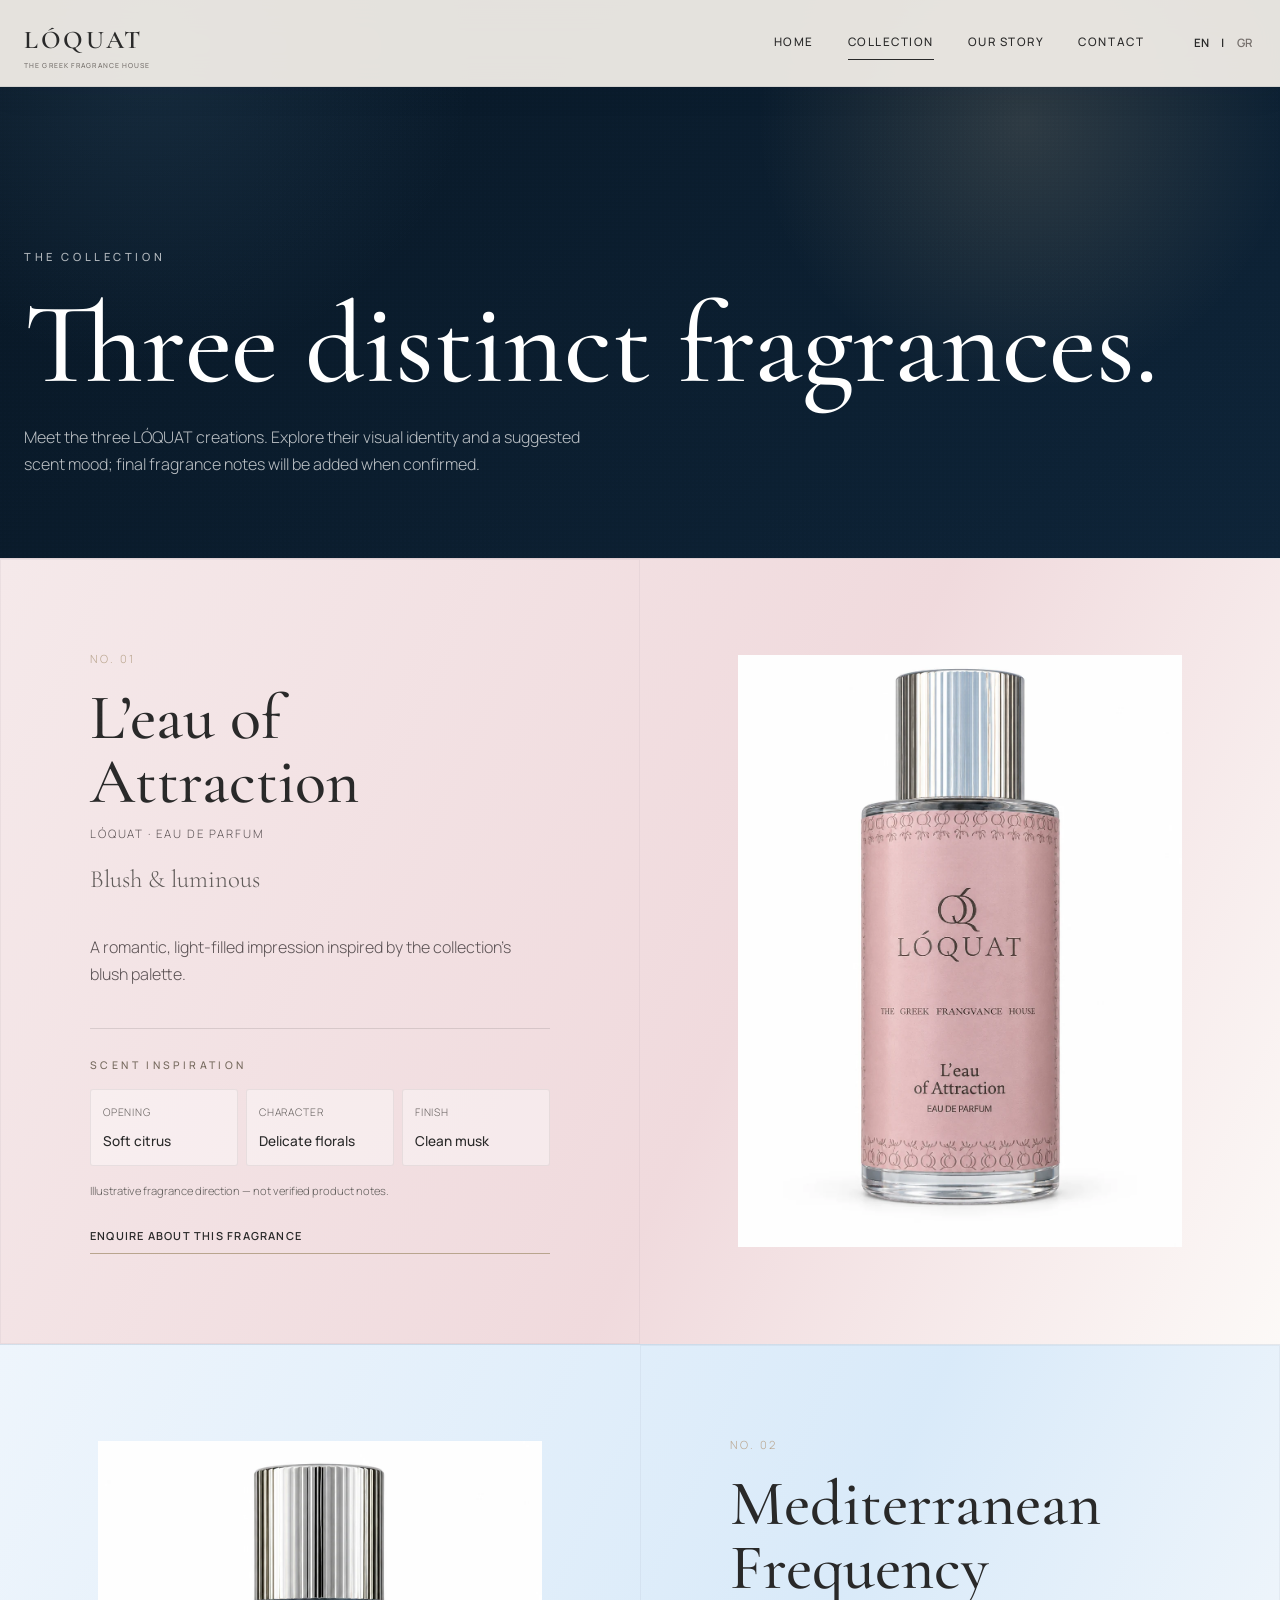
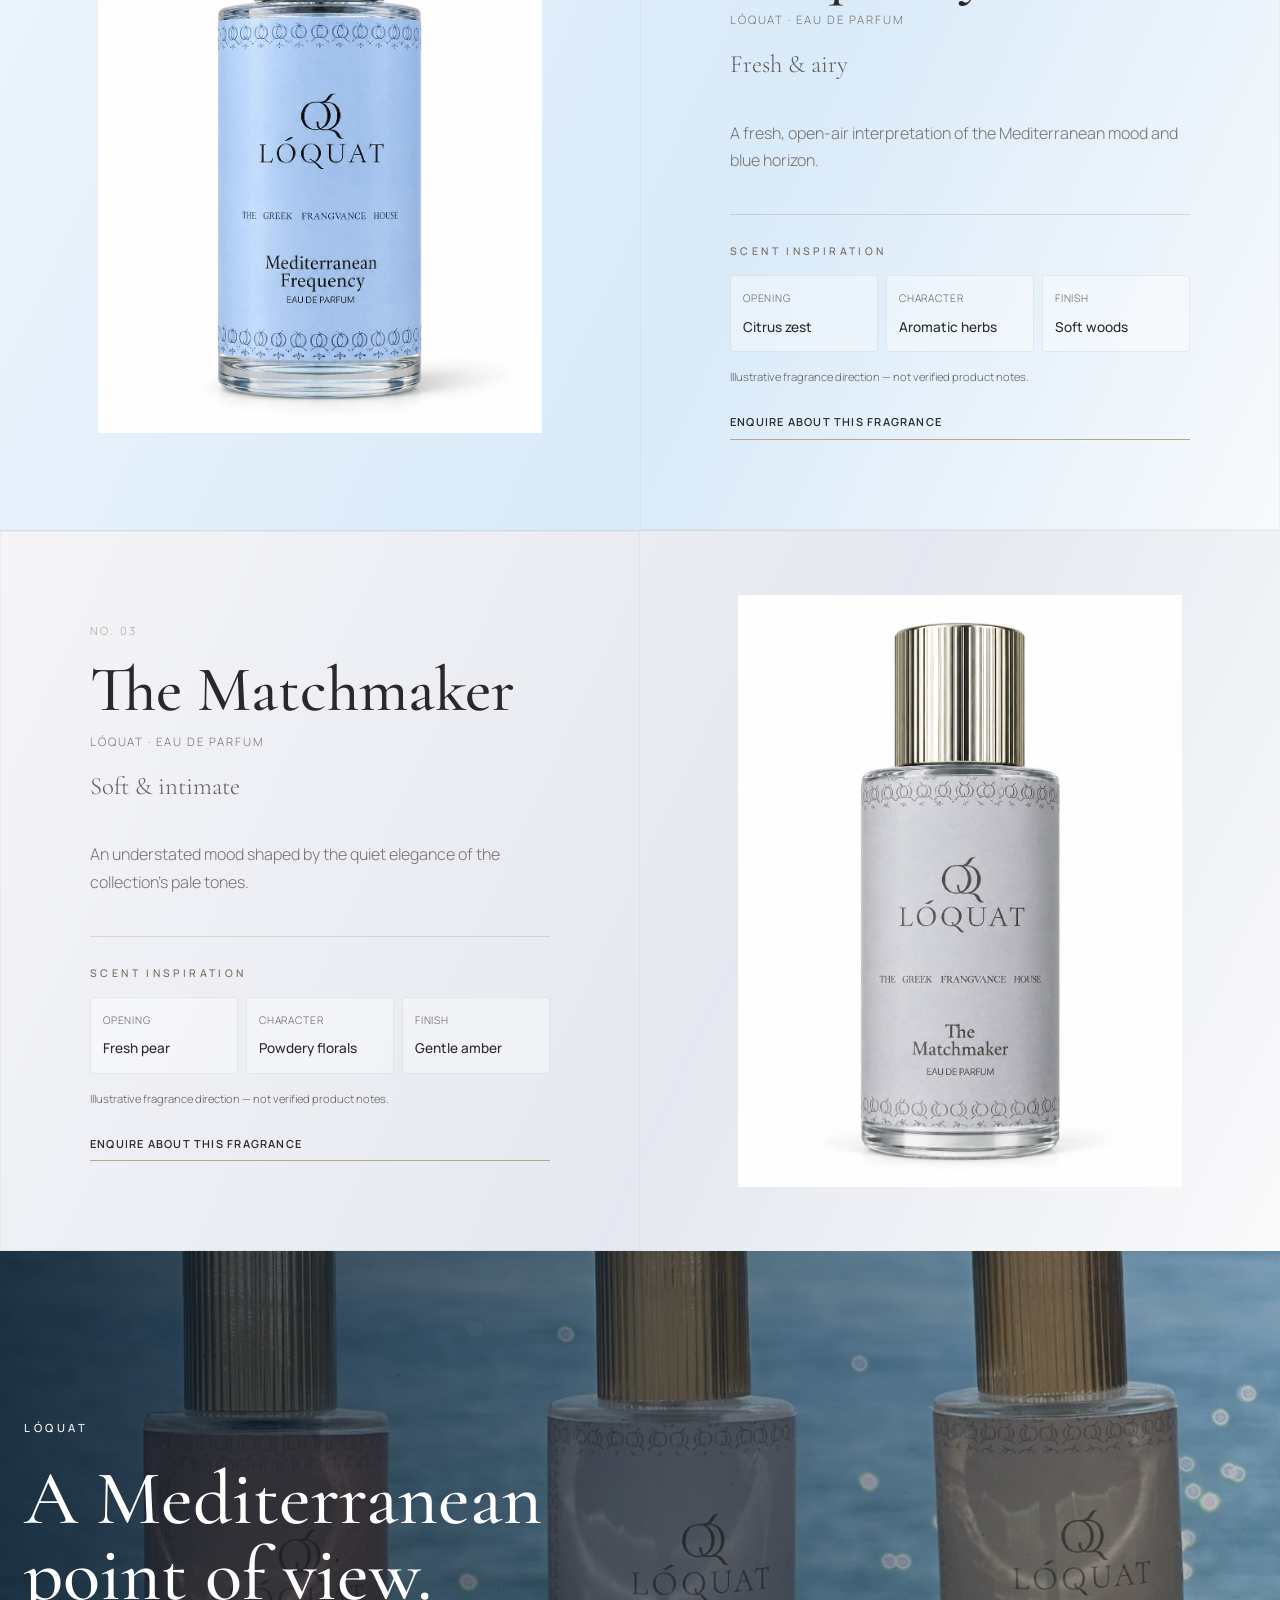
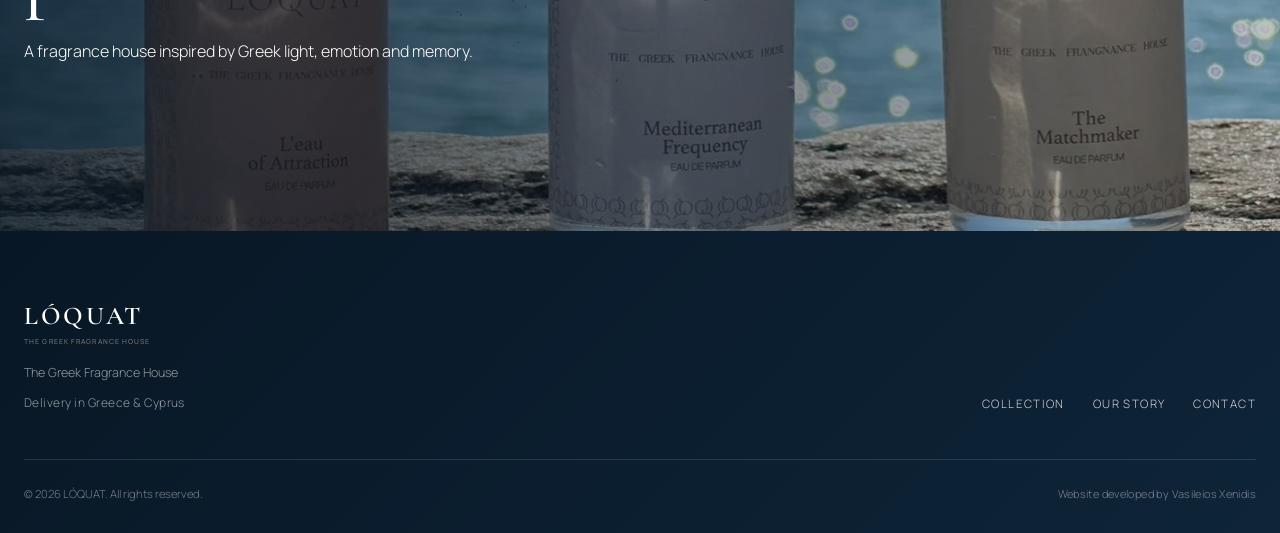
<file: collection.html>
<!DOCTYPE html>

<html lang="en">
<head>
<meta charset="utf-8"/>
<meta content="width=device-width, initial-scale=1.0" name="viewport"/>
<meta content="LÓQUAT — The Greek Fragrance House. Discover L’eau of Attraction, Mediterranean Frequency and The Matchmaker." name="description"/>
<title>Collection | LÓQUAT — The Greek Fragrance House</title>
<link href="styles.css" rel="stylesheet"/>
</head>
<body class="page-collection v11-premium-dark">
<header class="site-header solid">
<div class="container nav">
<a class="brand" href="index.html"><span class="brand-wordmark">LÓQUAT</span><small>THE GREEK FRAGRANCE HOUSE</small></a>
<nav class="nav-links">
<a class="" data-i18n="nav_home" href="index.html">Home</a>
<a class="active" data-i18n="nav_collection" href="collection.html">Collection</a>
<a class="" data-i18n="nav_story" href="story.html">Our Story</a>
<a class="" data-i18n="nav_contact" href="contact.html">Contact</a>
<div aria-label="Language selector" class="lang-switch">
<button data-lang="en" type="button">EN</button>
<span>|</span>
<button data-lang="gr" type="button">GR</button>
</div>
</nav>
<button aria-label="Open menu" class="menu-toggle"><span></span><span></span></button>
</div>
</header>
<main>
<section class="page-hero page-hero-dark"><div class="container reveal"><div class="eyebrow" data-i18n="collection_eyebrow">The collection</div><h1 data-i18n="collection_title">Three distinct fragrances.</h1><p data-i18n="collection_intro"></p></div></section><section class="product-row" id="attraction"><div class="product-image"><img alt="LÓQUAT L’eau of Attraction official individual product image" loading="lazy" src="loquat-attraction.webp"/></div><div class="product-info reveal"><span class="product-number">NO. 01</span><h2>L’eau of Attraction</h2><div class="product-family" data-i18n="family_attraction">LÓQUAT · Eau de Parfum</div><p class="fragrance-mood" data-i18n="mood_attraction"></p><p class="product-description" data-i18n="attraction_desc"></p><div class="fragrance-notes">
<div class="eyebrow" data-i18n="notes_heading">Scent inspiration</div>
<div class="note-map">
<div><span data-i18n="notes_top">Opening</span><strong data-i18n="attraction_open"></strong></div>
<div><span data-i18n="notes_heart">Character</span><strong data-i18n="attraction_character"></strong></div>
<div><span data-i18n="notes_base">Finish</span><strong data-i18n="attraction_finish"></strong></div>
</div><p class="note-disclaimer" data-i18n="notes_disclaimer">Illustrative fragrance direction — not verified product notes.</p>
</div><a class="fragrance-enquire" data-i18n="product_enquiry" href="contact.html">Enquire about this fragrance</a></div></section><section class="product-row" id="mediterranean"><div class="product-image"><img alt="LÓQUAT Mediterranean Frequency official individual product image" loading="lazy" src="loquat-mediterranean.webp"/></div><div class="product-info reveal"><span class="product-number">NO. 02</span><h2>Mediterranean Frequency</h2><div class="product-family" data-i18n="family_mediterranean">LÓQUAT · Eau de Parfum</div><p class="fragrance-mood" data-i18n="mood_mediterranean"></p><p class="product-description" data-i18n="mediterranean_desc"></p><div class="fragrance-notes">
<div class="eyebrow" data-i18n="notes_heading">Scent inspiration</div>
<div class="note-map">
<div><span data-i18n="notes_top">Opening</span><strong data-i18n="mediterranean_open"></strong></div>
<div><span data-i18n="notes_heart">Character</span><strong data-i18n="mediterranean_character"></strong></div>
<div><span data-i18n="notes_base">Finish</span><strong data-i18n="mediterranean_finish"></strong></div>
</div><p class="note-disclaimer" data-i18n="notes_disclaimer">Illustrative fragrance direction — not verified product notes.</p>
</div><a class="fragrance-enquire" data-i18n="product_enquiry" href="contact.html">Enquire about this fragrance</a></div></section><section class="product-row" id="matchmaker"><div class="product-image"><img alt="LÓQUAT The Matchmaker official individual product image" loading="lazy" src="loquat-matchmaker.webp"/></div><div class="product-info reveal"><span class="product-number">NO. 03</span><h2>The Matchmaker</h2><div class="product-family" data-i18n="family_matchmaker">LÓQUAT · Eau de Parfum</div><p class="fragrance-mood" data-i18n="mood_matchmaker"></p><p class="product-description" data-i18n="matchmaker_desc"></p><div class="fragrance-notes">
<div class="eyebrow" data-i18n="notes_heading">Scent inspiration</div>
<div class="note-map">
<div><span data-i18n="notes_top">Opening</span><strong data-i18n="matchmaker_open"></strong></div>
<div><span data-i18n="notes_heart">Character</span><strong data-i18n="matchmaker_character"></strong></div>
<div><span data-i18n="notes_base">Finish</span><strong data-i18n="matchmaker_finish"></strong></div>
</div><p class="note-disclaimer" data-i18n="notes_disclaimer">Illustrative fragrance direction — not verified product notes.</p>
</div><a class="fragrance-enquire" data-i18n="product_enquiry" href="contact.html">Enquire about this fragrance</a></div></section><section class="collection-banner"><img alt="Three LÓQUAT fragrances photographed beside the Mediterranean sea" loading="lazy" src="lifestyle-seaside.webp"/><div class="collection-banner-shade"></div><div class="container collection-banner-content reveal"><div class="eyebrow">LÓQUAT</div><h2 data-i18n="collection_banner_title">A Mediterranean point of view.</h2><p data-i18n="collection_banner_copy"></p></div></section>
</main>
<footer class="site-footer">
<div class="container">
<div class="footer-grid">
<div class="footer-brand">
<div class="brand"><span class="brand-wordmark">LÓQUAT</span><small>THE GREEK FRAGRANCE HOUSE</small></div>
<p class="footer-copy" data-i18n="footer_copy">The Greek Fragrance House</p>
<p class="footer-delivery" data-i18n="footer_delivery">Delivery in Greece &amp; Cyprus</p></div>
<div class="footer-links">
<a data-i18n="nav_collection" href="collection.html">Collection</a>
<a data-i18n="nav_story" href="story.html">Our Story</a>
<a data-i18n="nav_contact" href="contact.html">Contact</a>
</div>
</div>
<div class="footer-bottom"><div class="copyright">© 2026 LÓQUAT. <span data-i18n="footer_rights">All rights reserved.</span></div><div class="developer-credit">Website developed by Vasileios Xenidis</div></div>
</div>
</footer>
<script src="script.js"></script>
</body>
</html>
</file>
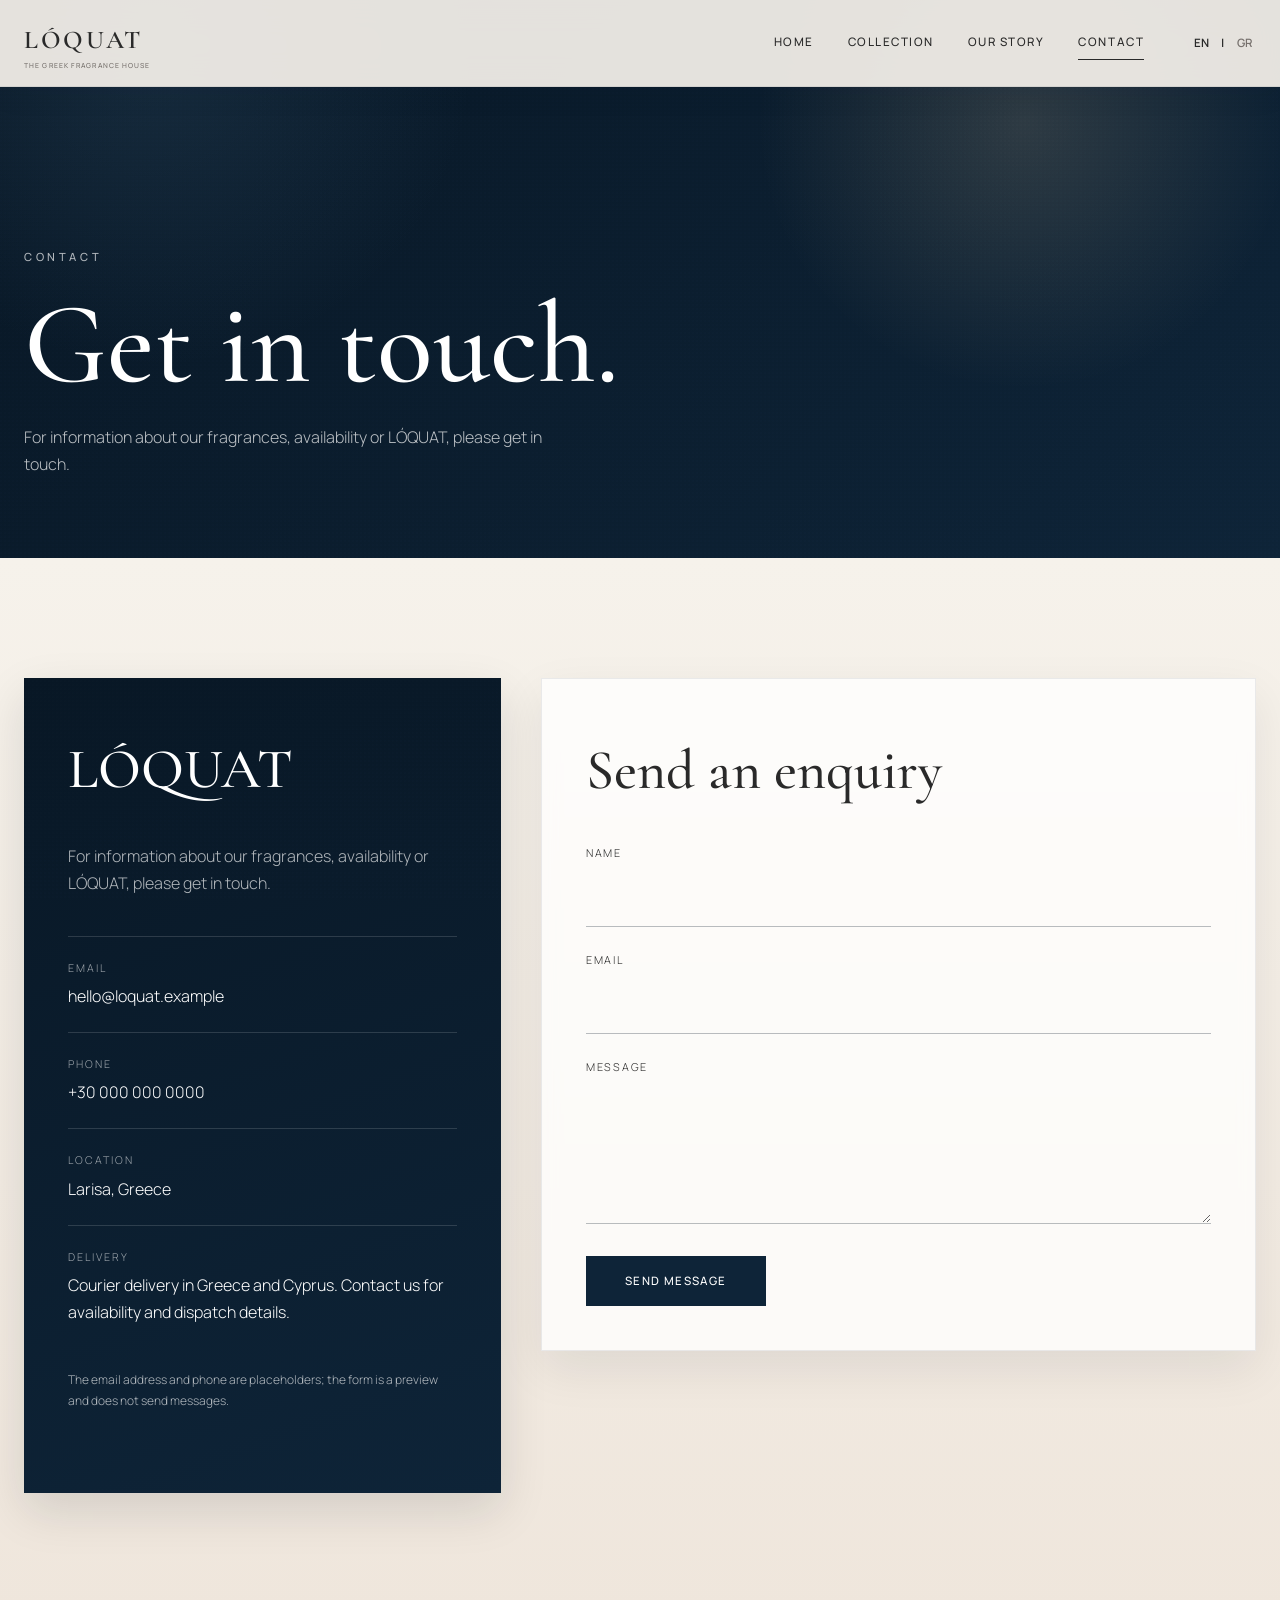
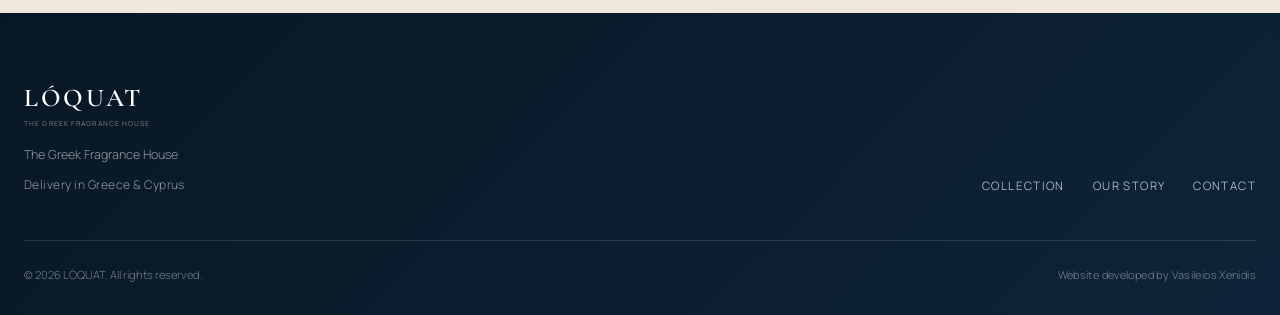
<file: contact.html>
<!DOCTYPE html>

<html lang="en">
<head>
<meta charset="utf-8"/>
<meta content="width=device-width, initial-scale=1.0" name="viewport"/>
<meta content="LÓQUAT — The Greek Fragrance House. Discover L’eau of Attraction, Mediterranean Frequency and The Matchmaker." name="description"/>
<title>Contact | LÓQUAT — The Greek Fragrance House</title>
<link href="styles.css" rel="stylesheet"/>
</head>
<body class="page-contact v11-premium-dark">
<header class="site-header solid">
<div class="container nav">
<a class="brand" href="index.html"><span class="brand-wordmark">LÓQUAT</span><small>THE GREEK FRAGRANCE HOUSE</small></a>
<nav class="nav-links">
<a class="" data-i18n="nav_home" href="index.html">Home</a>
<a class="" data-i18n="nav_collection" href="collection.html">Collection</a>
<a class="" data-i18n="nav_story" href="story.html">Our Story</a>
<a class="active" data-i18n="nav_contact" href="contact.html">Contact</a>
<div aria-label="Language selector" class="lang-switch">
<button data-lang="en" type="button">EN</button>
<span>|</span>
<button data-lang="gr" type="button">GR</button>
</div>
</nav>
<button aria-label="Open menu" class="menu-toggle"><span></span><span></span></button>
</div>
</header>
<main>
<section class="page-hero page-hero-dark">
<div class="container reveal">
<div class="eyebrow" data-i18n="contact_eyebrow">Contact</div>
<h1 data-i18n="contact_title">Get in touch.</h1>
<p data-i18n="contact_intro">For fragrance details, availability or general enquiries, contact LÓQUAT.</p>
</div>
</section>
<section class="section contact-stage">
<div class="container contact-layout">
<div class="contact-details reveal">
<h2>LÓQUAT</h2>
<p data-i18n="contact_intro">For fragrance details, availability or general enquiries, contact LÓQUAT.</p>
<div class="contact-item"><span data-i18n="email">Email</span><div>hello@loquat.example</div></div>
<div class="contact-item"><span data-i18n="phone">Phone</span><div>+30 000 000 0000</div></div>
<div class="contact-item"><span data-i18n="location">Location</span><div data-i18n="location_value">Larisa, Greece</div></div>
<div class="contact-item"><span data-i18n="delivery_title">Delivery</span><div data-i18n="delivery_copy">Courier delivery in Greece and Cyprus.</div></div><p class="contact-placeholder" data-i18n="contact_note">The email address and phone are placeholders; the form is a preview and does not send messages.</p></div>
<div class="contact-form reveal">
<h2 data-i18n="form_title">Send an enquiry</h2>
<form>
<div class="form-group"><label data-i18n="name" for="name">Name</label><input id="name" required="" type="text"/></div>
<div class="form-group"><label data-i18n="email" for="email">Email</label><input id="email" required="" type="email"/></div>
<div class="form-group"><label data-i18n="message" for="message">Message</label><textarea id="message" required=""></textarea></div>
<button class="btn" data-i18n="send" type="submit">Send Message</button>
</form>
</div>
</div>
</section>
</main>
<footer class="site-footer">
<div class="container">
<div class="footer-grid">
<div class="footer-brand">
<div class="brand"><span class="brand-wordmark">LÓQUAT</span><small>THE GREEK FRAGRANCE HOUSE</small></div>
<p class="footer-copy" data-i18n="footer_copy">The Greek Fragrance House</p>
<p class="footer-delivery" data-i18n="footer_delivery">Delivery in Greece &amp; Cyprus</p></div>
<div class="footer-links">
<a data-i18n="nav_collection" href="collection.html">Collection</a>
<a data-i18n="nav_story" href="story.html">Our Story</a>
<a data-i18n="nav_contact" href="contact.html">Contact</a>
</div>
</div>
<div class="footer-bottom"><div class="copyright">© 2026 LÓQUAT. <span data-i18n="footer_rights">All rights reserved.</span></div><div class="developer-credit">Website developed by Vasileios Xenidis</div></div>
</div>
</footer>
<script src="script.js"></script>
</body>
</html>
</file>
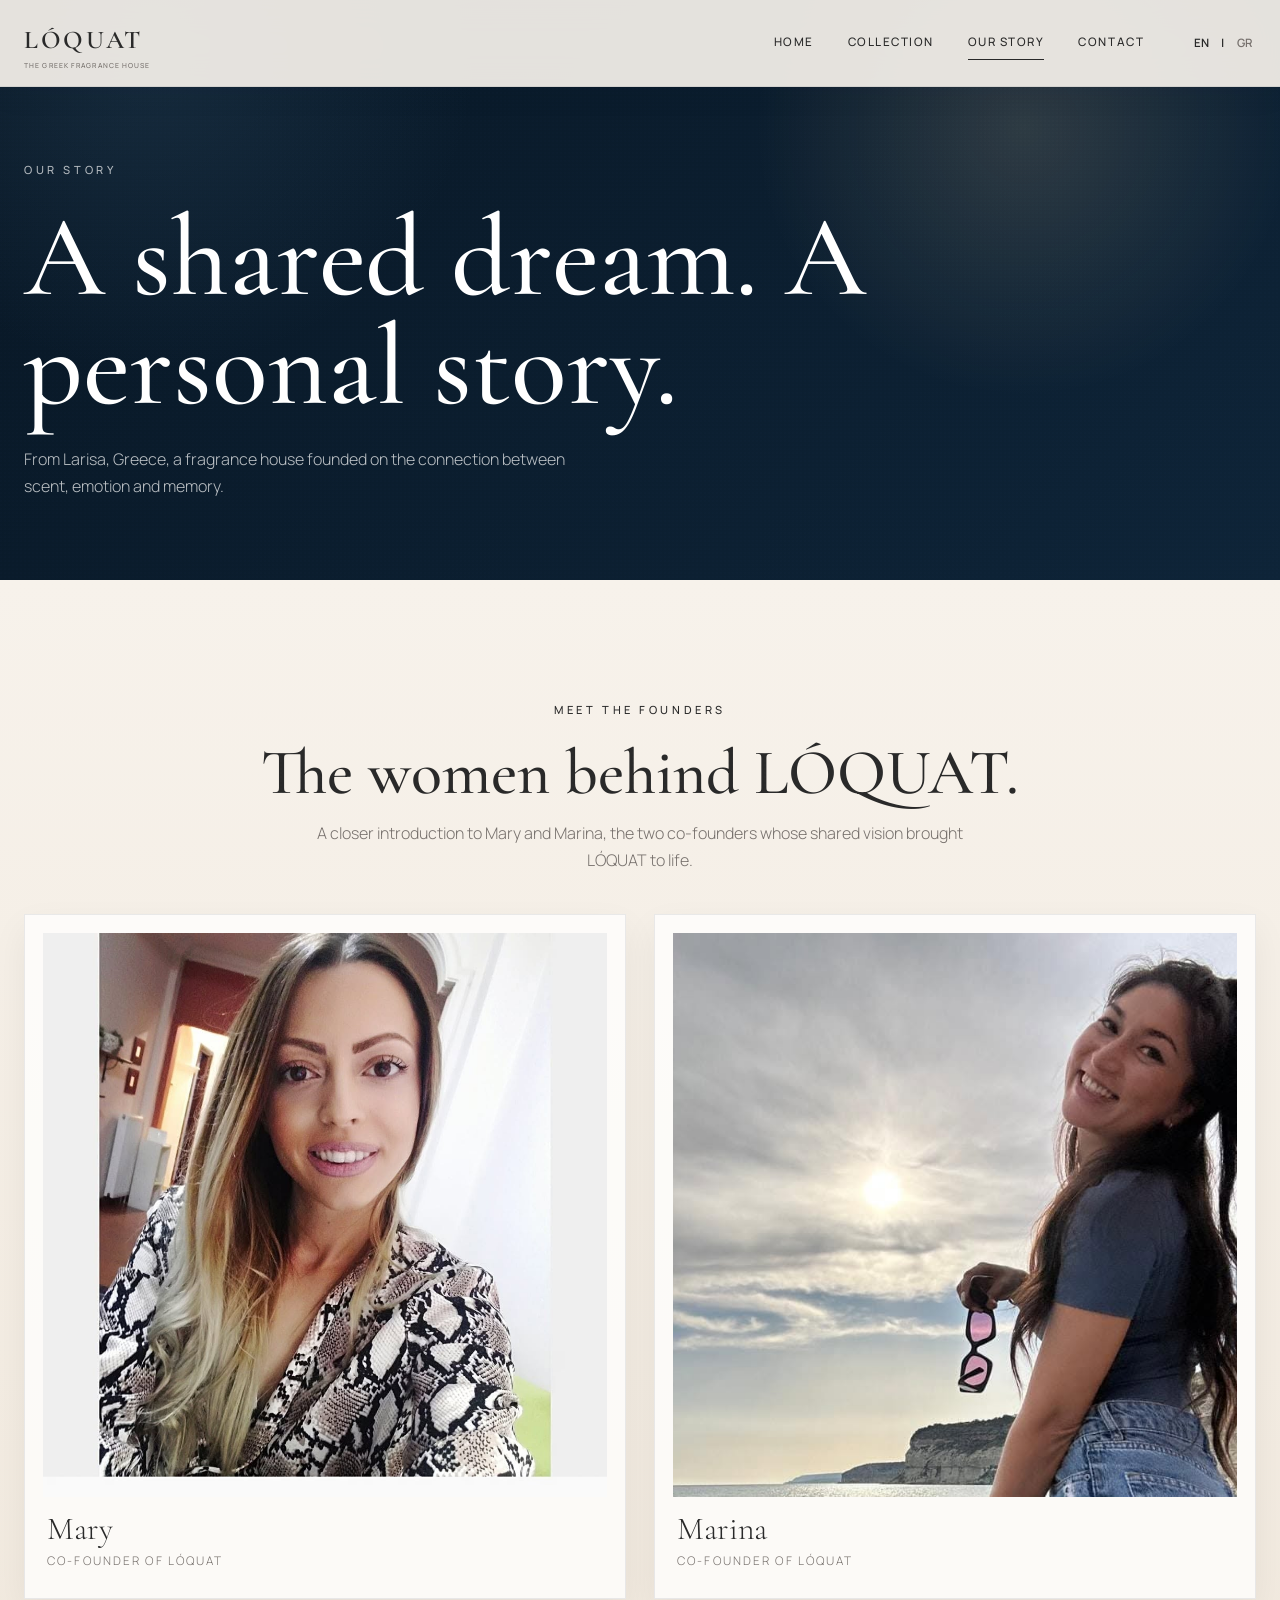
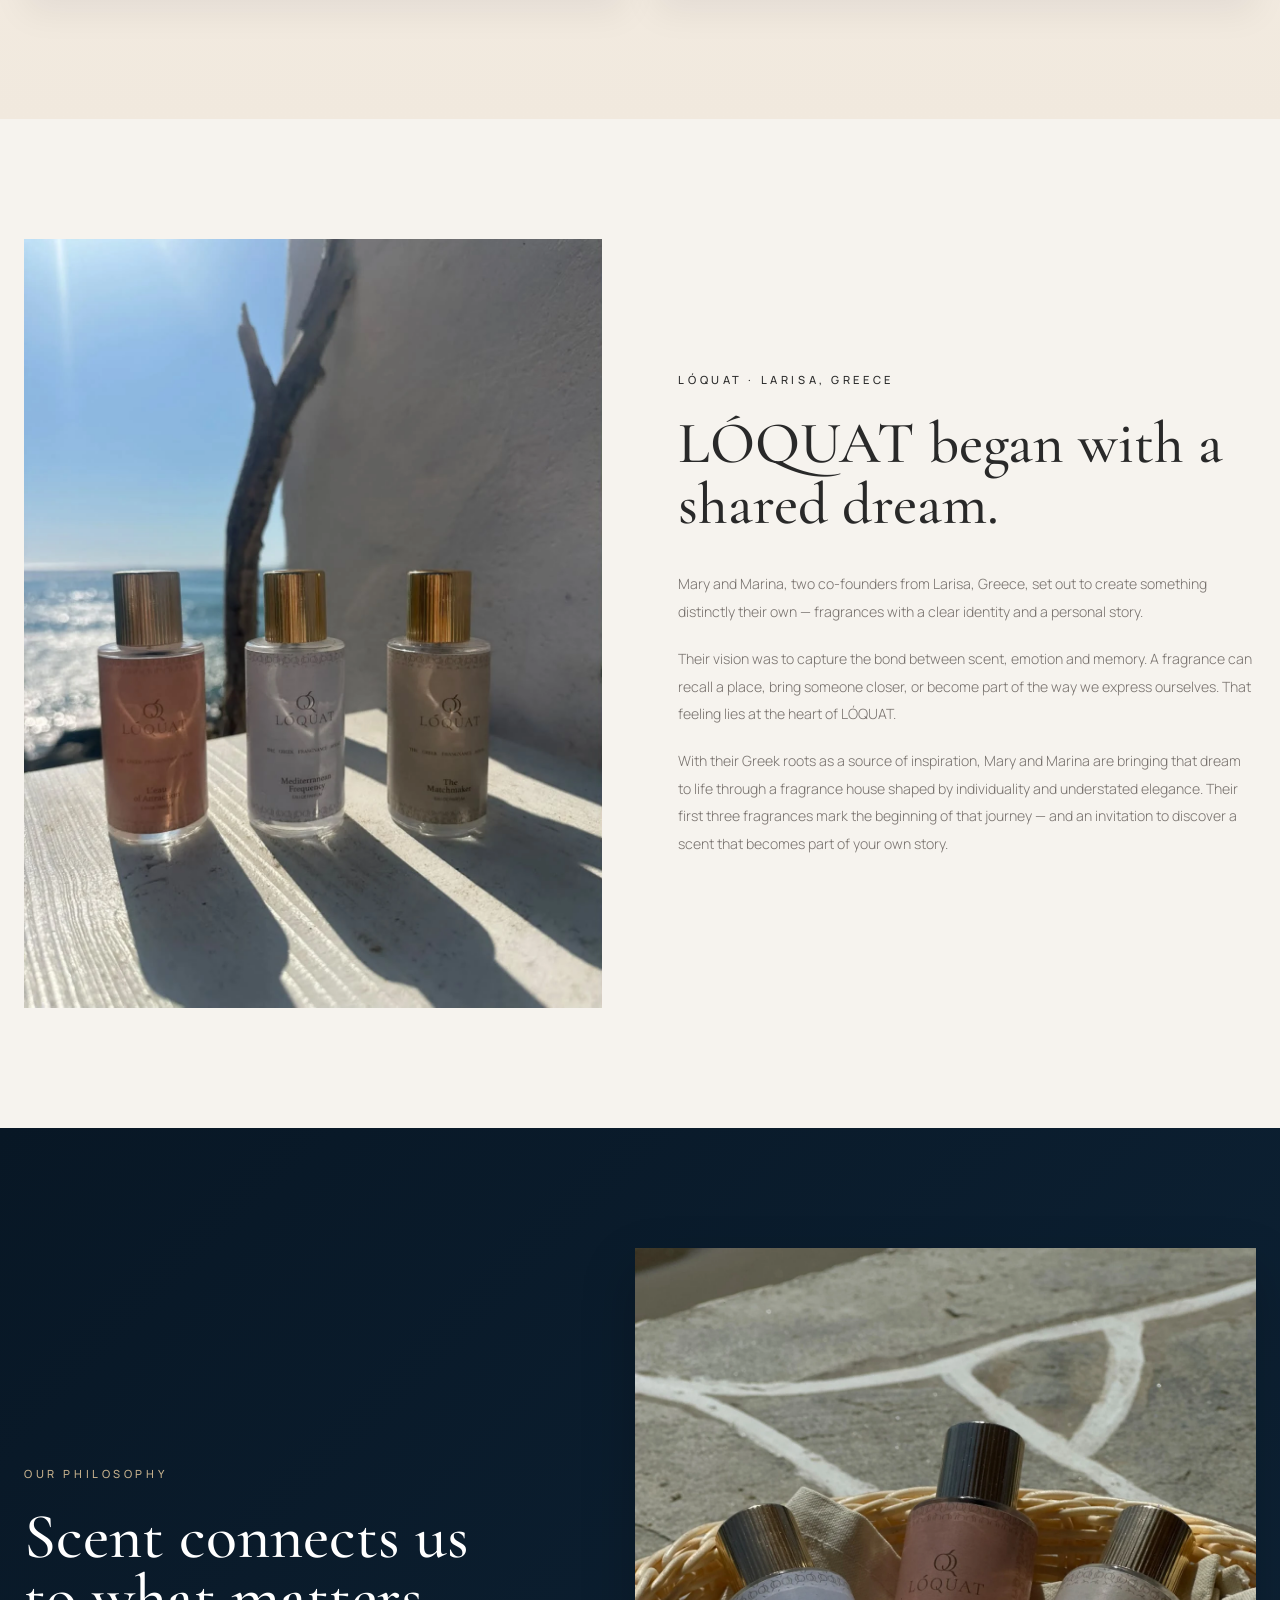
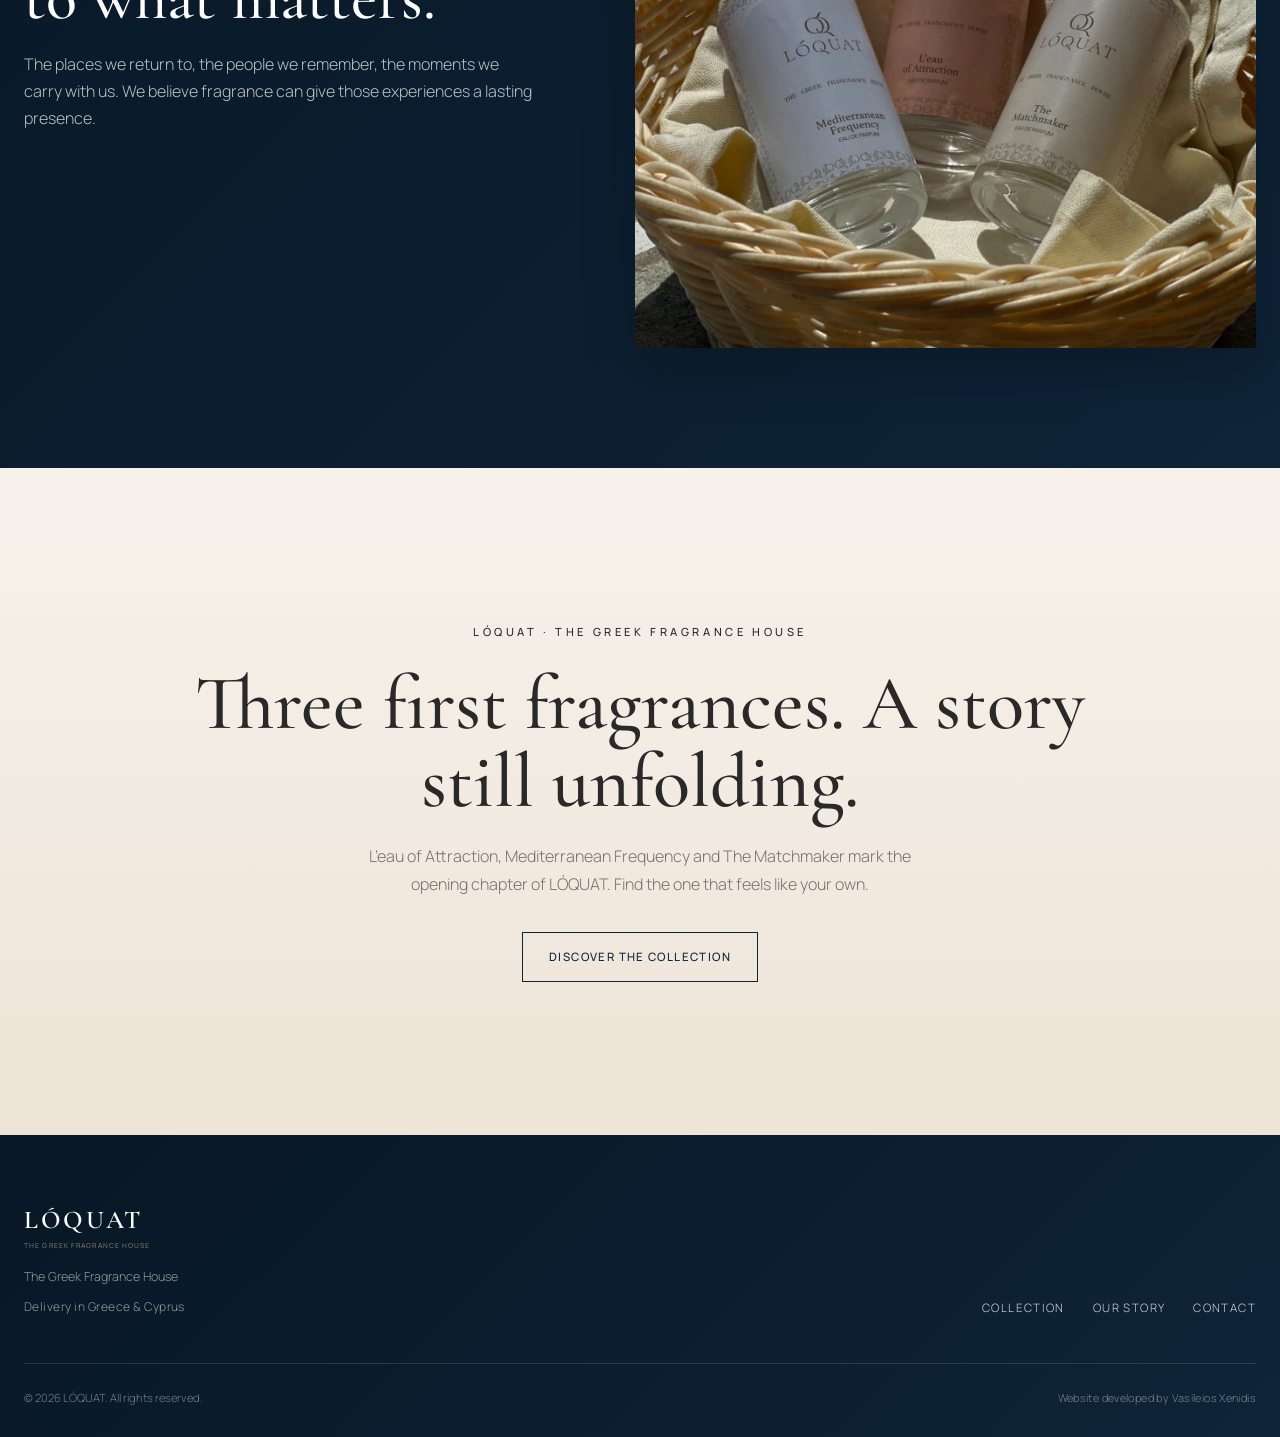
<file: story.html>
<!DOCTYPE html>

<html lang="en">
<head>
<meta charset="utf-8"/>
<meta content="width=device-width, initial-scale=1.0" name="viewport"/>
<meta content="LÓQUAT — The Greek Fragrance House. Discover L’eau of Attraction, Mediterranean Frequency and The Matchmaker." name="description"/>
<title>Story | LÓQUAT — The Greek Fragrance House</title>
<link href="styles.css" rel="stylesheet"/>
</head>
<body class="page-story v11-premium-dark">
<header class="site-header solid">
<div class="container nav">
<a class="brand" href="index.html"><span class="brand-wordmark">LÓQUAT</span><small>THE GREEK FRAGRANCE HOUSE</small></a>
<nav class="nav-links">
<a class="" data-i18n="nav_home" href="index.html">Home</a>
<a class="" data-i18n="nav_collection" href="collection.html">Collection</a>
<a class="active" data-i18n="nav_story" href="story.html">Our Story</a>
<a class="" data-i18n="nav_contact" href="contact.html">Contact</a>
<div aria-label="Language selector" class="lang-switch">
<button data-lang="en" type="button">EN</button>
<span>|</span>
<button data-lang="gr" type="button">GR</button>
</div>
</nav>
<button aria-label="Open menu" class="menu-toggle"><span></span><span></span></button>
</div>
</header>
<main>
<section class="page-hero story-lead page-hero-dark"><div class="container reveal">
<div class="eyebrow" data-i18n="story_eyebrow">Our Story</div>
<h1 data-i18n="story_title">A shared dream. A personal story.</h1>
<p data-i18n="story_intro">From Larisa, Greece, a fragrance house founded on the connection between scent, emotion and memory.</p></div></section>
<section class="section founders-portraits">
  <div class="container">
    <div class="founders-heading reveal">
      <div class="eyebrow" data-i18n="founders_eyebrow">Meet the founders</div>
      <h2 class="section-title founders-title" data-i18n="founders_title">The women behind LÓQUAT.</h2>
      <p class="section-copy founders-copy" data-i18n="founders_intro">A closer introduction to Mary and Marina, the two co-founders whose shared vision brought LÓQUAT to life.</p>
    </div>
    <div class="founders-grid">
      <article class="founder-card reveal">
        <div class="founder-photo-wrap"><img src="founder-mary.jpg" alt="Mary, co-founder of LÓQUAT" loading="lazy"></div>
        <div class="founder-caption">
          <div class="founder-name" data-i18n="founder_mary_name">Mary</div>
          <div class="founder-role" data-i18n="founder_role">Co-founder of LÓQUAT</div>
        </div>
      </article>
      <article class="founder-card reveal">
        <div class="founder-photo-wrap"><img src="founder-marina.jpg" alt="Marina, co-founder of LÓQUAT" loading="lazy"></div>
        <div class="founder-caption">
          <div class="founder-name" data-i18n="founder_marina_name">Marina</div>
          <div class="founder-role" data-i18n="founder_role">Co-founder of LÓQUAT</div>
        </div>
      </article>
    </div>
  </div>
</section>

<section class="section story-founder"><div class="container story-wrap">
<div class="story-image reveal"><img alt="The LÓQUAT perfume collection on a sunlit terrace by the Greek sea" loading="lazy" src="lifestyle-terrace.webp"/></div>
<div class="story-text reveal"><div class="eyebrow">LÓQUAT · LARISA, GREECE</div>
<h2 data-i18n="story_opening">LÓQUAT began with a shared dream.</h2>
<p data-i18n="story_p1"></p><p data-i18n="story_p2"></p><p data-i18n="story_p3"></p></div>
</div></section>
<section class="section story-values"><div class="container story-values-grid">
<div class="story-values-copy reveal"><div class="eyebrow" data-i18n="story_philosophy_eyebrow">Our philosophy</div>
<h2 class="section-title" data-i18n="story_philosophy_title">Scent connects us to what matters.</h2>
<p class="section-copy" data-i18n="story_philosophy_body"></p></div>
<div class="story-values-image reveal"><img alt="LÓQUAT fragrances arranged with natural linen in a woven basket" loading="lazy" src="lifestyle-basket.webp"/></div>
</div></section>
<section class="story-closing"><div class="container reveal"><div class="eyebrow">LÓQUAT · THE GREEK FRAGRANCE HOUSE</div>
<h2 data-i18n="story_closing">Three first fragrances. A story still unfolding.</h2>
<p data-i18n="story_closing_body"></p><a class="btn btn-ghost" data-i18n="story_closing_button" href="collection.html">Discover the collection</a></div></section>
</main>
<footer class="site-footer">
<div class="container">
<div class="footer-grid">
<div class="footer-brand">
<div class="brand"><span class="brand-wordmark">LÓQUAT</span><small>THE GREEK FRAGRANCE HOUSE</small></div>
<p class="footer-copy" data-i18n="footer_copy">The Greek Fragrance House</p>
<p class="footer-delivery" data-i18n="footer_delivery">Delivery in Greece &amp; Cyprus</p></div>
<div class="footer-links">
<a data-i18n="nav_collection" href="collection.html">Collection</a>
<a data-i18n="nav_story" href="story.html">Our Story</a>
<a data-i18n="nav_contact" href="contact.html">Contact</a>
</div>
</div>
<div class="footer-bottom"><div class="copyright">© 2026 LÓQUAT. <span data-i18n="footer_rights">All rights reserved.</span></div><div class="developer-credit">Website developed by Vasileios Xenidis</div></div>
</div>
</footer>
<script src="script.js"></script>
</body>
</html>
</file>
<file: styles.css>
@import url('https://fonts.googleapis.com/css2?family=Cormorant+Garamond:wght@400;500;600&family=Manrope:wght@300;400;500;600&display=swap');

:root {
  --bg: #f4f1eb;
  --surface: #ebe6dd;
  --text: #171717;
  --muted: #77736d;
  --accent: #b59667;
  --white: #fff;
  --border: rgba(23, 23, 23, 0.12);
  --max-width: 1240px;
}

* {
  box-sizing: border-box;
  margin: 0;
  padding: 0;
}

html {
  scroll-behavior: smooth;
}

body {
  background: var(--bg);
  color: var(--text);
  font-family: "Manrope", sans-serif;
  font-weight: 300;
  line-height: 1.7;
}

body.menu-open {
  overflow: hidden;
}

a {
  color: inherit;
  text-decoration: none;
}

img {
  display: block;
  width: 100%;
}

button,
input,
textarea {
  font: inherit;
}

.container {
  width: min(calc(100% - 48px), var(--max-width));
  margin: 0 auto;
}

.site-header {
  position: fixed;
  top: 0;
  left: 0;
  width: 100%;
  z-index: 1000;
  transition: background 0.35s ease, border-color 0.35s ease;
  border-bottom: 1px solid transparent;
}

.site-header.scrolled,
.site-header.solid {
  background: rgba(244, 241, 235, 0.94);
  backdrop-filter: blur(16px);
  border-bottom-color: var(--border);
}

.nav {
  height: 86px;
  display: flex;
  align-items: center;
  justify-content: space-between;
}

.brand {
  font-family: "Cormorant Garamond", serif;
  font-size: 1.8rem;
  font-weight: 600;
  letter-spacing: 0.18em;
}

.brand small {
  display: block;
  margin-top: -5px;
  font-family: "Manrope", sans-serif;
  font-size: 0.53rem;
  font-weight: 500;
  letter-spacing: 0.5em;
  color: var(--muted);
}

.nav-links {
  display: flex;
  align-items: center;
  gap: 34px;
}

.nav-links a {
  position: relative;
  font-size: 0.73rem;
  font-weight: 500;
  letter-spacing: 0.13em;
  text-transform: uppercase;
}

.nav-links a::after {
  content: "";
  position: absolute;
  left: 0;
  bottom: -7px;
  width: 0;
  height: 1px;
  background: var(--text);
  transition: width 0.25s ease;
}

.nav-links a:hover::after,
.nav-links a.active::after {
  width: 100%;
}

.lang-switch {
  display: flex;
  gap: 8px;
  align-items: center;
  margin-left: 12px;
  font-size: 0.72rem;
  font-weight: 600;
  letter-spacing: 0.08em;
}

.lang-switch button {
  border: 0;
  background: none;
  color: var(--muted);
  cursor: pointer;
  padding: 4px;
}

.lang-switch button.active {
  color: var(--text);
}

.menu-toggle {
  display: none;
  border: 0;
  background: none;
  width: 34px;
  height: 34px;
  cursor: pointer;
}

.menu-toggle span {
  display: block;
  width: 24px;
  height: 1px;
  margin: 6px auto;
  background: var(--text);
  transition: transform 0.25s ease;
}

.hero {
  min-height: 100vh;
  display: grid;
  place-items: center;
  position: relative;
  overflow: hidden;
  background:
    linear-gradient(rgba(17,17,17,.18), rgba(17,17,17,.18)),
    url('hero-oq-background.png') center/cover;
  color: var(--white);
}

.hero-content {
  max-width: 850px;
  text-align: center;
  padding: 140px 24px 80px;
}

.eyebrow {
  font-size: 0.7rem;
  font-weight: 500;
  letter-spacing: 0.32em;
  text-transform: uppercase;
  margin-bottom: 24px;
}

.hero h1,
.page-hero h1,
.section-title {
  font-family: "Cormorant Garamond", serif;
  font-weight: 500;
  line-height: 0.95;
}

.hero h1 {
  font-size: clamp(4rem, 9vw, 8.2rem);
  letter-spacing: -0.03em;
}

.hero p {
  max-width: 580px;
  margin: 28px auto 38px;
  font-size: 1rem;
  color: rgba(255,255,255,.85);
}

.actions {
  display: flex;
  justify-content: center;
  gap: 14px;
  flex-wrap: wrap;
}

.btn {
  display: inline-flex;
  align-items: center;
  justify-content: center;
  min-width: 180px;
  min-height: 50px;
  padding: 0 26px;
  border: 1px solid var(--text);
  background: var(--text);
  color: var(--white);
  font-size: 0.72rem;
  font-weight: 500;
  letter-spacing: 0.12em;
  text-transform: uppercase;
  transition: all 0.25s ease;
}

.btn:hover {
  background: transparent;
  color: var(--text);
}

.btn-light {
  border-color: rgba(255,255,255,.75);
  background: rgba(255,255,255,.08);
  color: var(--white);
}

.btn-light:hover {
  background: var(--white);
  color: var(--text);
}

.btn-ghost {
  background: transparent;
  color: var(--text);
}

.btn-ghost:hover {
  background: var(--text);
  color: var(--white);
}

.section {
  padding: 120px 0;
}

.section-head {
  max-width: 700px;
  margin-bottom: 70px;
}

.section-title {
  font-size: clamp(3rem, 6vw, 5.6rem);
  margin-bottom: 22px;
}

.section-copy {
  color: var(--muted);
  max-width: 620px;
}

.features {
  display: grid;
  grid-template-columns: repeat(3, 1fr);
  gap: 1px;
  background: var(--border);
  border: 1px solid var(--border);
}

.feature {
  background: var(--bg);
  padding: 46px 34px;
}

.feature span {
  font-family: "Cormorant Garamond", serif;
  font-size: 2rem;
  color: var(--accent);
}

.feature h3 {
  margin: 24px 0 14px;
  font-family: "Cormorant Garamond", serif;
  font-size: 2rem;
  font-weight: 500;
}

.feature p {
  color: var(--muted);
  font-size: 0.92rem;
}

.collection-preview {
  background: #171717;
  color: var(--white);
}

.collection-preview .section-copy {
  color: rgba(255,255,255,.6);
}

.product-grid {
  display: grid;
  grid-template-columns: repeat(3, 1fr);
  gap: 24px;
}

.product-card {
  position: relative;
  overflow: hidden;
}

.product-card img {
  aspect-ratio: 4 / 5;
  object-fit: cover;
  transition: transform .6s ease;
}

.product-card:hover img {
  transform: scale(1.035);
}

.product-card-content {
  padding-top: 20px;
}

.product-no {
  color: rgba(255,255,255,.45);
  font-size: .68rem;
  letter-spacing: .18em;
}

.product-card h3 {
  font-family: "Cormorant Garamond", serif;
  font-size: 2.4rem;
  font-weight: 500;
  margin: 7px 0 4px;
}

.product-card p {
  font-size: .78rem;
  letter-spacing: .08em;
  color: rgba(255,255,255,.62);
}

.editorial-cta {
  display: grid;
  grid-template-columns: 1.1fr .9fr;
  align-items: stretch;
  min-height: 620px;
}

.editorial-cta .image {
  background: url('https://images.unsplash.com/photo-1595425970377-c9703cf48b6d?auto=format&fit=crop&w=1200&q=85') center/cover;
}

.editorial-cta .content {
  background: var(--surface);
  padding: 80px;
  display: flex;
  flex-direction: column;
  justify-content: center;
}

.editorial-cta blockquote {
  font-family: "Cormorant Garamond", serif;
  font-size: clamp(2.7rem, 4vw, 4.5rem);
  line-height: 1.05;
  margin-bottom: 32px;
}

.page-hero {
  min-height: 62vh;
  display: flex;
  align-items: end;
  padding: 160px 0 80px;
  background: var(--surface);
}

.page-hero h1 {
  font-size: clamp(4rem, 9vw, 8rem);
}

.page-hero p {
  max-width: 560px;
  margin-top: 24px;
  color: var(--muted);
}

.product-row {
  display: grid;
  grid-template-columns: 1fr 1fr;
  min-height: 720px;
  border-top: 1px solid var(--border);
}

.product-row:nth-child(even) .product-image {
  order: 2;
}

.product-image img {
  width: 100%;
  height: 100%;
  min-height: 720px;
  object-fit: cover;
}

.product-info {
  padding: 90px;
  display: flex;
  justify-content: center;
  flex-direction: column;
}

.product-info .product-number {
  font-size: .7rem;
  letter-spacing: .22em;
  color: var(--accent);
}

.product-info h2 {
  font-family: "Cormorant Garamond", serif;
  font-size: clamp(3.5rem, 6vw, 6rem);
  font-weight: 500;
  line-height: 1;
  margin: 18px 0 10px;
}

.product-family {
  text-transform: uppercase;
  font-size: .72rem;
  letter-spacing: .16em;
  color: var(--muted);
}

.product-description {
  max-width: 500px;
  margin: 34px 0;
  color: var(--muted);
}

.notes {
  border-top: 1px solid var(--border);
}

.note {
  display: grid;
  grid-template-columns: 95px 1fr;
  padding: 14px 0;
  border-bottom: 1px solid var(--border);
  font-size: .85rem;
}

.note strong {
  font-weight: 500;
}

.story-wrap {
  display: grid;
  grid-template-columns: 1fr 1fr;
  gap: 90px;
  align-items: center;
}

.story-image img {
  min-height: 680px;
  object-fit: cover;
}

.story-text h2 {
  font-family: "Cormorant Garamond", serif;
  font-size: clamp(3rem, 5vw, 5.2rem);
  font-weight: 500;
  line-height: 1.05;
  margin-bottom: 34px;
}

.story-text p {
  color: var(--muted);
  margin-bottom: 20px;
}

.signature {
  font-family: "Cormorant Garamond", serif;
  font-size: 2rem;
  margin-top: 38px;
  color: var(--text) !important;
}

.contact-layout {
  display: grid;
  grid-template-columns: .8fr 1.2fr;
  gap: 100px;
}

.contact-details h2,
.contact-form h2 {
  font-family: "Cormorant Garamond", serif;
  font-weight: 500;
  font-size: 3.5rem;
  margin-bottom: 26px;
}

.contact-details p {
  color: var(--muted);
  margin-bottom: 38px;
}

.contact-item {
  padding: 22px 0;
  border-top: 1px solid var(--border);
}

.contact-item:last-child {
  border-bottom: 1px solid var(--border);
}

.contact-item span {
  display: block;
  font-size: .67rem;
  letter-spacing: .18em;
  text-transform: uppercase;
  color: var(--muted);
  margin-bottom: 6px;
}

.form-group {
  margin-bottom: 24px;
}

.form-group label {
  display: block;
  font-size: .68rem;
  letter-spacing: .16em;
  text-transform: uppercase;
  margin-bottom: 8px;
}

.form-group input,
.form-group textarea {
  width: 100%;
  border: 0;
  border-bottom: 1px solid var(--text);
  background: transparent;
  padding: 14px 2px;
  outline: none;
}

.form-group textarea {
  min-height: 140px;
  resize: vertical;
}

.site-footer {
  background: #111;
  color: rgba(255,255,255,.75);
  padding: 60px 0 30px;
}

.footer-grid {
  display: flex;
  justify-content: space-between;
  gap: 40px;
  align-items: flex-end;
}

.footer-brand .brand {
  color: white;
}

.footer-copy {
  font-size: .78rem;
  color: rgba(255,255,255,.45);
  margin-top: 14px;
}

.footer-links {
  display: flex;
  gap: 28px;
  font-size: .72rem;
  letter-spacing: .12em;
  text-transform: uppercase;
}

.copyright {
  margin-top: 45px;
  padding-top: 24px;
  border-top: 1px solid rgba(255,255,255,.1);
  font-size: .7rem;
  color: rgba(255,255,255,.35);
}

.reveal {
  opacity: 0;
  transform: translateY(24px);
  transition: opacity .75s ease, transform .75s ease;
}

.reveal.visible {
  opacity: 1;
  transform: translateY(0);
}

@media (max-width: 900px) {
  .container {
    width: min(calc(100% - 32px), var(--max-width));
  }

  .menu-toggle {
    display: block;
    z-index: 1002;
  }

  .nav-links {
    position: fixed;
    inset: 0;
    background: var(--bg);
    flex-direction: column;
    justify-content: center;
    gap: 28px;
    transform: translateY(-100%);
    transition: transform .35s ease;
    z-index: 1001;
  }

  .nav-links.open {
    transform: translateY(0);
  }

  .nav-links a {
    font-family: "Cormorant Garamond", serif;
    font-size: 2.2rem;
    text-transform: none;
    letter-spacing: 0;
  }

  .lang-switch {
    margin-left: 0;
    margin-top: 12px;
  }

  .features,
  .product-grid,
  .editorial-cta,
  .story-wrap,
  .contact-layout,
  .product-row {
    grid-template-columns: 1fr;
  }

  .product-row:nth-child(even) .product-image {
    order: 0;
  }

  .product-info {
    padding: 58px 28px;
  }

  .product-image img {
    min-height: 520px;
  }

  .editorial-cta .image {
    min-height: 480px;
  }

  .editorial-cta .content {
    padding: 58px 28px;
  }

  .story-wrap,
  .contact-layout {
    gap: 50px;
  }

  .footer-grid {
    flex-direction: column;
    align-items: flex-start;
  }

  .footer-links {
    flex-wrap: wrap;
  }
}

@media (max-width: 560px) {
  .section {
    padding: 84px 0;
  }

  .hero h1 {
    font-size: 4rem;
  }

  .hero-content {
    padding-top: 120px;
  }

  .features {
    grid-template-columns: 1fr;
  }

  .page-hero {
    min-height: 52vh;
  }

  .story-image img,
  .product-image img {
    min-height: 420px;
  }
}


/* OQ identity refinements */
.oq-mark {
  font-family: "Cormorant Garamond", serif;
  font-size: 2rem;
  font-weight: 600;
  background: linear-gradient(135deg,#8d6a3d,#d7c08f 50%,#967243);
  -webkit-background-clip: text;
  background-clip: text;
  color: transparent;
}
.signature-line {
  margin-top: 24px;
  font-size: .62rem;
  letter-spacing: .22em;
  text-transform: uppercase;
  color: var(--muted);
}
.hero .signature-line { color: rgba(255,255,255,.62); }

.bottle-stage {
  min-height: 620px;
  display: grid;
  place-items: center;
  position: relative;
  overflow: hidden;
  background:
    radial-gradient(circle at 50% 25%, rgba(255,255,255,.9), rgba(255,255,255,.12) 45%, rgba(166,145,114,.16) 100%),
    linear-gradient(135deg,#e9e1d6,#f6f2ea);
}
.bottle-stage:before {
  content:"";
  position:absolute;
  bottom:10%;
  width:55%;
  height:14%;
  border-radius:50%;
  background:rgba(53,43,33,.13);
  filter:blur(28px);
}
.perfume-bottle {
  width:210px;
  height:360px;
  position:relative;
  border:5px solid rgba(255,255,255,.72);
  border-radius:48% 48% 28% 28% / 18% 18% 12% 12%;
  background:linear-gradient(to bottom,rgba(255,255,255,.44),rgba(255,255,255,.08) 18%,rgba(225,190,126,.6) 53%,rgba(185,132,68,.72) 100%);
  box-shadow:inset 15px 0 25px rgba(255,255,255,.34), inset -18px 0 28px rgba(101,74,44,.16), 0 35px 60px rgba(53,43,33,.18);
}
.perfume-bottle:before {
  content:"";
  position:absolute;
  width:108px;
  height:62px;
  left:50%;
  top:-62px;
  transform:translateX(-50%);
  background:linear-gradient(180deg,#282828,#111);
  border-radius:8px 8px 4px 4px;
}
.perfume-bottle:after {
  content:"";
  position:absolute;
  width:118px;
  height:5px;
  left:50%;
  top:0;
  transform:translate(-50%,-50%);
  background:linear-gradient(90deg,#8c6a3c,#dbc595,#8c6a3c);
}
.bottle-logo {
  position:absolute;
  top:76px; left:0; width:100%;
  text-align:center;
  font-family:"Cormorant Garamond",serif;
  font-size:3.2rem;
  font-weight:600;
  background:linear-gradient(135deg,#8b6836,#e4c998 50%,#9c7440);
  -webkit-background-clip:text;
  background-clip:text;
  color:transparent;
}
.bottle-name {
  position:absolute;
  top:148px; left:0; width:100%;
  text-align:center;
  font-size:.7rem;
  letter-spacing:.25em;
}
.bottle-signature {
  position:absolute;
  bottom:22px; left:0; width:100%;
  text-align:center;
  font-size:.47rem;
  letter-spacing:.14em;
  color:rgba(42,35,29,.55);
}
.faq-section { background:#171717; color:#fff; }
.faq-section .section-copy { color:rgba(255,255,255,.58); }
.faq-grid {
  display:grid;
  grid-template-columns:1fr 1fr;
  gap:1px;
  background:rgba(255,255,255,.12);
}
.faq-item { background:#171717; padding:42px; }
.faq-item span { color:#c8a979; font-family:"Cormorant Garamond",serif; font-size:1.5rem; }
.faq-item h3 { font-family:"Cormorant Garamond",serif; font-size:2rem; font-weight:500; margin:12px 0; }
.faq-item p { color:rgba(255,255,255,.64); font-size:.92rem; }
.closing-signature {
  padding:90px 24px;
  text-align:center;
  background:var(--surface);
}
.closing-signature p {
  max-width:820px;
  margin:auto;
  font-family:"Cormorant Garamond",serif;
  font-size:clamp(2rem,4vw,3.8rem);
  line-height:1.1;
}
@media(max-width:900px){
  .faq-grid{grid-template-columns:1fr}
  .bottle-stage{min-height:520px}
  .perfume-bottle{transform:scale(.82)}
}


/* Homepage hero refinement for v3 */
.hero-content.hero-minimal {
  max-width: 620px;
  text-align: left;
  margin-left: 0;
  margin-right: auto;
  padding: 160px 24px 80px;
}

.hero-content.hero-minimal .eyebrow {
  margin-bottom: 18px;
}

.hero-content.hero-minimal p {
  max-width: 460px;
  margin: 0 0 28px 0;
  font-size: 0.98rem;
  color: rgba(255,255,255,.88);
}

.hero-content.hero-minimal .actions {
  justify-content: flex-start;
}

.hero-note {
  font-size: .68rem;
  letter-spacing: .22em;
  text-transform: uppercase;
  color: rgba(255,255,255,.72);
  margin-top: 24px;
}

@media (max-width: 900px) {
  .hero-content.hero-minimal {
    text-align: left;
    padding-top: 130px;
  }
}


/* =========================================================
   OQ V5 — CINEMATIC LUXURY ENHANCEMENTS
   ========================================================= */

body::before {
  content: "";
  position: fixed;
  inset: 0;
  pointer-events: none;
  z-index: 9999;
  opacity: .028;
  background-image:
    radial-gradient(circle at 20% 30%, rgba(255,255,255,.9) 0 1px, transparent 1px),
    radial-gradient(circle at 70% 60%, rgba(0,0,0,.55) 0 1px, transparent 1px);
  background-size: 4px 4px, 5px 5px;
  mix-blend-mode: soft-light;
}

/* Hero cinematic movement */
.hero {
  isolation: isolate;
  background: none !important;
}

.hero::before {
  content: "";
  position: absolute;
  inset: -4%;
  z-index: -2;
  background:
    linear-gradient(90deg, rgba(17,17,17,.30) 0%, rgba(17,17,17,.13) 42%, rgba(17,17,17,.03) 70%),
    url('hero-oq-background.png') center/cover no-repeat;
  animation: heroCinematicZoom 18s ease-in-out infinite alternate;
  will-change: transform;
}

.hero::after {
  content: "";
  position: absolute;
  inset: 0;
  z-index: -1;
  background:
    radial-gradient(circle at 72% 45%, rgba(255,224,169,.18), transparent 26%),
    linear-gradient(to top, rgba(0,0,0,.12), transparent 40%);
  pointer-events: none;
}

@keyframes heroCinematicZoom {
  from { transform: scale(1.01) translate3d(0,0,0); }
  to { transform: scale(1.075) translate3d(-.6%, -.35%, 0); }
}

.hero-content.hero-minimal {
  animation: heroContentIn 1.15s cubic-bezier(.22,.61,.36,1) both;
}

@keyframes heroContentIn {
  from { opacity: 0; transform: translateY(18px); }
  to { opacity: 1; transform: translateY(0); }
}

/* Light sweep effect for product visuals */
.product-card,
.product-image,
.story-image {
  position: relative;
  overflow: hidden;
}

.product-card::after,
.product-image::after,
.story-image::after {
  content: "";
  position: absolute;
  top: -15%;
  left: -45%;
  width: 32%;
  height: 130%;
  transform: skewX(-18deg);
  background: linear-gradient(90deg, transparent, rgba(255,255,255,.30), transparent);
  opacity: 0;
  pointer-events: none;
}

.product-card:hover::after,
.product-image:hover::after,
.story-image:hover::after {
  opacity: 1;
  animation: glassSweep 1.3s ease;
}

@keyframes glassSweep {
  from { left: -45%; }
  to { left: 125%; }
}

/* Enhanced reveal choreography */
.reveal {
  opacity: 0;
  transform: translateY(22px);
  filter: blur(3px);
  transition:
    opacity .9s cubic-bezier(.22,.61,.36,1),
    transform .9s cubic-bezier(.22,.61,.36,1),
    filter .9s ease;
}

.reveal.visible {
  opacity: 1;
  transform: translateY(0);
  filter: blur(0);
}

.product-grid .product-card:nth-child(2) { transition-delay: .12s; }
.product-grid .product-card:nth-child(3) { transition-delay: .24s; }
.features .feature:nth-child(2) { transition-delay: .1s; }
.features .feature:nth-child(3) { transition-delay: .2s; }

/* Product card premium interaction */
.product-card {
  cursor: pointer;
}

.product-card img {
  transform: scale(1.001);
  transition: transform .8s cubic-bezier(.22,.61,.36,1), filter .6s ease;
}

.product-card:hover img {
  transform: scale(1.06);
  filter: brightness(.86) contrast(1.04);
}

.product-card-content {
  position: relative;
  z-index: 2;
  transform: translateY(0);
  transition: transform .45s ease;
}

.product-card:hover .product-card-content {
  transform: translateY(-8px);
}

.product-card-content::after {
  content: "";
  display: block;
  width: 0;
  height: 1px;
  margin-top: 14px;
  background: linear-gradient(90deg, #d6bd89, transparent);
  transition: width .45s ease;
}

.product-card:hover .product-card-content::after {
  width: 82%;
}

.product-card .product-notes-hover {
  margin-top: 10px;
  opacity: 0;
  transform: translateY(8px);
  color: rgba(255,255,255,.62);
  font-size: .7rem;
  letter-spacing: .11em;
  text-transform: uppercase;
  transition: opacity .35s ease, transform .35s ease;
}

.product-card:hover .product-notes-hover {
  opacity: 1;
  transform: translateY(0);
}

/* Fragrance atmosphere */
.product-row {
  position: relative;
  overflow: hidden;
  transition: background .7s ease, color .7s ease;
}

.product-row::before {
  content: "";
  position: absolute;
  width: 420px;
  height: 420px;
  border-radius: 50%;
  filter: blur(80px);
  opacity: .16;
  pointer-events: none;
}

#noir {
  background: linear-gradient(135deg, #181716 0%, #2a2119 100%);
  color: #f5f0e8;
}
#noir .product-family,
#noir .product-description { color: rgba(255,255,255,.62); }
#noir .note { border-color: rgba(255,255,255,.14); }
#noir::before { background: #b6813f; right: -120px; top: 12%; }

#eclat {
  background: linear-gradient(135deg, #f2ede3 0%, #fffdf8 100%);
}
#eclat::before { background: #f4d896; left: -120px; top: 18%; }

#velvet {
  background: linear-gradient(135deg, #d9ccc2 0%, #eee4dd 100%);
}
#velvet::before { background: #9c6e62; right: -120px; bottom: 8%; }

/* Moving editorial divider */
.marquee {
  overflow: hidden;
  border-top: 1px solid var(--border);
  border-bottom: 1px solid var(--border);
  background: #f1ece4;
  padding: 16px 0;
}

.marquee-track {
  display: flex;
  width: max-content;
  animation: marqueeMove 26s linear infinite;
}

.marquee-track span {
  padding-right: 52px;
  font-size: .67rem;
  font-weight: 500;
  letter-spacing: .22em;
  text-transform: uppercase;
  white-space: nowrap;
  color: var(--muted);
}

@keyframes marqueeMove {
  to { transform: translateX(-50%); }
}

/* FAQ accordion */
.faq-grid {
  display: block !important;
  border-top: 1px solid rgba(255,255,255,.14);
  background: transparent !important;
}

.faq-item {
  padding: 0 !important;
  border-bottom: 1px solid rgba(255,255,255,.14);
  background: transparent !important;
}

.faq-question {
  width: 100%;
  display: grid;
  grid-template-columns: 54px 1fr 30px;
  align-items: center;
  gap: 12px;
  padding: 30px 0;
  border: 0;
  background: none;
  color: inherit;
  text-align: left;
  cursor: pointer;
}

.faq-question .faq-no {
  color: #c8a979;
  font-family: "Cormorant Garamond", serif;
  font-size: 1.35rem;
}

.faq-question h3 {
  margin: 0;
  font-family: "Cormorant Garamond", serif;
  font-weight: 500;
  font-size: clamp(1.55rem, 3vw, 2.15rem);
}

.faq-icon {
  position: relative;
  width: 18px;
  height: 18px;
}

.faq-icon::before,
.faq-icon::after {
  content: "";
  position: absolute;
  top: 50%;
  left: 50%;
  width: 16px;
  height: 1px;
  background: #c8a979;
  transform: translate(-50%,-50%);
  transition: transform .35s ease;
}

.faq-icon::after {
  transform: translate(-50%,-50%) rotate(90deg);
}

.faq-item.open .faq-icon::after {
  transform: translate(-50%,-50%) rotate(0deg);
}

.faq-answer {
  max-height: 0;
  overflow: hidden;
  transition: max-height .5s cubic-bezier(.22,.61,.36,1);
}

.faq-answer p {
  padding: 0 48px 28px 66px;
  color: rgba(255,255,255,.62);
}

/* Custom cursor label over product cards */
.cursor-label {
  position: fixed;
  z-index: 10000;
  width: 66px;
  height: 66px;
  border-radius: 50%;
  display: grid;
  place-items: center;
  pointer-events: none;
  opacity: 0;
  transform: translate(-50%,-50%) scale(.75);
  background: rgba(17,17,17,.76);
  color: #fff;
  backdrop-filter: blur(8px);
  font-size: .62rem;
  letter-spacing: .12em;
  text-transform: uppercase;
  transition: opacity .2s ease, transform .2s ease;
}

.cursor-label.visible {
  opacity: 1;
  transform: translate(-50%,-50%) scale(1);
}

/* Reduced motion accessibility */
@media (prefers-reduced-motion: reduce) {
  *, *::before, *::after {
    animation-duration: .01ms !important;
    animation-iteration-count: 1 !important;
    scroll-behavior: auto !important;
    transition-duration: .01ms !important;
  }
}

@media (max-width: 900px) {
  .product-card .product-notes-hover {
    opacity: 1;
    transform: none;
  }

  .cursor-label {
    display: none;
  }

  .faq-answer p {
    padding-left: 0;
    padding-right: 0;
  }
}


/* OQ V6 — Kefalonia video hero */
.hero {
  position: relative;
  isolation: isolate;
  background: #171717 !important;
}
.hero::before,
.hero::after {
  display: none !important;
}
.hero-video {
  position: absolute;
  inset: 0;
  z-index: -3;
  width: 100%;
  height: 100%;
  object-fit: cover;
  object-position: center 52%;
  filter: saturate(.82) contrast(1.03) brightness(.84);
  transform: scale(1.015);
}
.hero-video-overlay {
  position: absolute;
  inset: 0;
  z-index: -2;
  pointer-events: none;
  background:
    linear-gradient(90deg, rgba(10,10,10,.42) 0%, rgba(10,10,10,.24) 38%, rgba(10,10,10,.08) 68%, rgba(10,10,10,.04) 100%),
    linear-gradient(to top, rgba(10,10,10,.24), rgba(10,10,10,.02) 46%),
    radial-gradient(circle at 74% 34%, rgba(255,225,171,.12), transparent 28%);
}
.hero-content.hero-minimal {
  position: relative;
  z-index: 2;
}
.hero-video-fallback .hero-video {
  display: none;
}
.hero-video-fallback {
  background:
    linear-gradient(90deg, rgba(17,17,17,.32), rgba(17,17,17,.08)),
    url('hero-oq-background.png') center/cover no-repeat !important;
}
@media (max-width: 700px) {
  .hero-video { object-position: center center; }
  .hero-video-overlay {
    background:
      linear-gradient(to top, rgba(10,10,10,.45), rgba(10,10,10,.12) 58%),
      linear-gradient(90deg, rgba(10,10,10,.30), rgba(10,10,10,.08));
  }
}
@media (prefers-reduced-motion: reduce) {
  .hero-video { display: none; }
  .hero {
    background:
      linear-gradient(90deg, rgba(17,17,17,.32), rgba(17,17,17,.08)),
      url('hero-oq-background.png') center/cover no-repeat !important;
  }
}

/* LÓQUAT v8 brand alignment */
.brand-wordmark {font-family:"Cormorant Garamond",serif;font-weight:600;letter-spacing:.105em;font-size:1.6rem}
.brand small {font-size:.43rem;letter-spacing:.16em;white-space:nowrap;margin-top:-4px}
.product-card img {object-fit:cover;object-position:center;background:#f5f1ee}
.product-card-content h3 {font-size:clamp(1.6rem,2.5vw,2.4rem)}
.product-card .product-notes-hover{display:none}
.brand-photo {width:100%;height:100%;object-fit:cover;display:block}
.bottle-stage:has(.brand-photo){background:#f1ede8;min-height:570px}
.bottle-stage:has(.brand-photo)::before{display:none}
#attraction {background:linear-gradient(115deg,#eadce1,#f5eef0);color:#171717}
#mediterranean {background:linear-gradient(115deg,#dae8f6,#f2f6fa);color:#171717}
#matchmaker {background:linear-gradient(115deg,#e2e8f0,#f7f8fa);color:#171717}
#attraction .product-description,#attraction .product-family {color:#5c5355}
.product-image img {object-fit:contain;background:rgba(255,255,255,.17);padding:clamp(18px,4vw,60px)}
.product-row .product-info h2 {font-size:clamp(3rem,5vw,5.5rem)}
.site-header:not(.scrolled):not(.solid) .brand-wordmark{color:#171717}
@media(max-width:900px){.brand small{font-size:.38rem;letter-spacing:.1em}.product-image img{min-height:450px;max-height:660px}}

/* LÓQUAT V9 — authentic campaign photography + founder story */
.product-grid .product-card img{aspect-ratio:4/5;object-fit:contain;object-position:center;background:#f9f9f8;padding:clamp(9px,1.2vw,16px)}
.product-card .product-card-content{min-height:130px}
.product-row .product-image{min-width:0;overflow:hidden;display:grid;place-items:center}
.product-row .product-image img{min-height:0;height:auto;max-height:720px;aspect-ratio:4/5;object-fit:contain;padding:clamp(24px,5vw,70px);background:transparent}
.editorial-v9 .editorial-photo{min-height:610px;position:relative;overflow:hidden}
.editorial-v9 .editorial-photo img{width:100%;height:100%;position:absolute;inset:0;object-fit:cover;object-position:center}
.editorial-v9 .content .section-copy{margin:0 0 30px;max-width:470px}
.editorial-v9 .content blockquote{margin-bottom:23px}
.story-lead{background:linear-gradient(130deg,#eee9df,#f7f4ed)}
.story-founder .story-wrap{gap:clamp(32px,6vw,90px);align-items:center}
.story-founder .story-image img{min-height:690px;max-height:820px;object-fit:cover;object-position:center}
.story-founder .story-text h2{font-size:clamp(2.8rem,4.6vw,5.1rem)}
.story-founder .story-text p{font-size:clamp(.88rem,1.1vw,.99rem);line-height:1.95}
.story-values{background:#ebe6dd}
.story-values-grid{display:grid;grid-template-columns:.9fr 1.1fr;gap:clamp(35px,8vw,120px);align-items:center}
.story-values-copy .section-title{font-size:clamp(3rem,5vw,5.5rem)}
.story-values-image img{width:100%;max-height:700px;object-fit:cover;aspect-ratio:4/5}
.story-closing{padding:clamp(100px,12vw,170px) 0;text-align:center;background:#f7f4ed}
.story-closing .container{max-width:910px}
.story-closing h2{font:500 clamp(3rem,6vw,6rem)/1.02 "Cormorant Garamond",serif;margin:22px auto}
.story-closing p{color:var(--muted);max-width:580px;margin:0 auto 34px}
.collection-banner{position:relative;min-height:580px;display:flex;align-items:center;overflow:hidden;color:#fff}
.collection-banner>img{position:absolute;inset:0;width:100%;height:100%;object-fit:cover;object-position:center 55%}
.collection-banner-shade{position:absolute;inset:0;background:linear-gradient(90deg,rgba(20,26,28,.6),rgba(20,26,28,.15))}
.collection-banner-content{z-index:2;position:relative}
.collection-banner h2{font:500 clamp(3.2rem,6vw,6rem)/1 "Cormorant Garamond",serif;max-width:650px}
.collection-banner p{margin-top:24px;max-width:480px}
@media(max-width:900px){.story-values-grid{grid-template-columns:1fr}.story-founder .story-image img{min-height:410px;max-height:650px}.editorial-v9 .editorial-photo{min-height:440px}.collection-banner{min-height:450px}}

/* LÓQUAT V10 — Mediterranean palette */
:root{--bg:#F6F3EE;--surface:#EFEAE4;--text:#292929;--muted:#77716D;--accent:#B9A58E}
body{background:var(--bg)}
#attraction{background:linear-gradient(115deg,#F5E9EA 0%,#F0DADD 58%,#FCF9F7 100%);color:var(--text)}
#mediterranean{background:linear-gradient(115deg,#EEF5FC 0%,#D9EAF9 58%,#F8FAFC 100%);color:var(--text)}
#matchmaker{background:linear-gradient(115deg,#F5F5F8 0%,#E5E8F0 58%,#FAFAFB 100%);color:var(--text)}
.product-card:nth-child(1) img{background:#F5E9EA}
.product-card:nth-child(2) img{background:#E8F2FC}
.product-card:nth-child(3) img{background:#EFF0F5}
.product-image:after{pointer-events:none}
.fragrance-mood{font-family:"Cormorant Garamond",serif;font-size:1.55rem;color:#605B59;margin-top:14px}
.fragrance-notes{margin-top:6px;max-width:520px;padding-top:28px;border-top:1px solid rgba(41,41,41,.13)}
.fragrance-notes .eyebrow{color:#74685C;margin:0 0 14px;font-size:.66rem}
.note-map{display:grid;grid-template-columns:repeat(3,minmax(0,1fr));gap:8px}
.note-map>div{padding:14px 12px;background:rgba(255,255,255,.35);border:1px solid rgba(41,41,41,.08);border-radius:3px}
.note-map span{display:block;font-size:.65rem;letter-spacing:.08em;text-transform:uppercase;color:#65605E}
.note-map strong{display:block;margin-top:9px;font-weight:500;font-size:.85rem;line-height:1.5}
.note-disclaimer{font-size:.7rem;color:#625E5C;margin:16px 0 0;line-height:1.6}
.fragrance-enquire{margin-top:27px;display:inline-block;border-bottom:1px solid var(--accent);padding-bottom:7px;text-transform:uppercase;letter-spacing:.11em;font-size:.69rem;font-weight:600;transition:opacity .2s}
.fragrance-enquire:hover{opacity:.6}
.contact-placeholder{margin-top:22px!important;font-size:.75rem;line-height:1.7;color:#77716D!important}
.footer-delivery{margin-top:10px;font-size:.75rem;letter-spacing:.04em;color:rgba(255,255,255,.63)}
@media(max-width:550px){.note-map{gap:5px}.note-map>div{padding:12px 8px}.note-map strong{font-size:.75rem}.product-info{padding:44px 22px}}


/* v10b founders section */
.founders-portraits {
  background: linear-gradient(180deg, #f7f3ee 0%, #f1ece4 100%);
}

.founders-heading {
  max-width: 780px;
  margin: 0 auto 40px;
  text-align: center;
}

.founders-title {
  font-size: clamp(2.4rem, 5vw, 4rem);
  margin-bottom: 16px;
}

.founders-copy {
  max-width: 680px;
  margin: 0 auto;
  color: var(--muted);
}

.founders-grid {
  display: grid;
  grid-template-columns: repeat(2, minmax(0, 1fr));
  gap: 28px;
  align-items: start;
}

.founder-card {
  background: rgba(255,255,255,.55);
  border: 1px solid var(--border);
  padding: 18px;
}

.founder-photo-wrap {
  overflow: hidden;
  aspect-ratio: 1 / 1;
  background: #ece6de;
}

.founder-photo-wrap img {
  width: 100%;
  height: 100%;
  object-fit: cover;
}

.founder-caption {
  padding: 16px 4px 8px;
}

.founder-name {
  font-family: "Cormorant Garamond", serif;
  font-size: 2rem;
  line-height: 1;
  margin-bottom: 6px;
}

.founder-role {
  font-size: .74rem;
  text-transform: uppercase;
  letter-spacing: .18em;
  color: var(--muted);
}

@media (max-width: 900px) {
  .founders-grid {
    grid-template-columns: 1fr;
  }
}

/* Discreet website credit */
.developer-credit { margin-top: 9px; color: rgba(255,255,255,.40); font-size: .68rem; letter-spacing: .035em; }

/* v10: footer credits on the same baseline */
.footer-bottom { margin-top:45px; padding-top:24px; border-top:1px solid rgba(255,255,255,.1); display:flex; align-items:baseline; justify-content:space-between; gap:16px 32px; flex-wrap:wrap; }
.footer-bottom .copyright { margin:0; padding:0; border:0; }
.footer-bottom .developer-credit { margin:0 0 0 auto; text-align:right; }
@media (max-width:550px) { .footer-bottom { align-items:flex-start; } .footer-bottom .developer-credit { margin-left:auto; } }


/* =========================================================
   LÓQUAT V11 — DARK MEDITERRANEAN REFINEMENT
   ========================================================= */
:root{
  --navy-deep:#081725;
  --navy:#0E2438;
  --navy-soft:#17334D;
  --navy-mid:#214561;
  --ivory:#F6F2EB;
  --ivory-soft:#EEE6DC;
  --gold-soft:#C5B08C;
  --white-soft:rgba(255,255,255,.84);
}

body.v11-premium-dark{background:var(--bg);}

/* Header on the video hero */
.page-home.v11-premium-dark .site-header:not(.scrolled):not(.solid) .brand,
.page-home.v11-premium-dark .site-header:not(.scrolled):not(.solid) .brand-wordmark,
.page-home.v11-premium-dark .site-header:not(.scrolled):not(.solid) .brand small,
.page-home.v11-premium-dark .site-header:not(.scrolled):not(.solid) .nav-links a,
.page-home.v11-premium-dark .site-header:not(.scrolled):not(.solid) .lang-switch,
.page-home.v11-premium-dark .site-header:not(.scrolled):not(.solid) .lang-switch button{color:#fff;}
.page-home.v11-premium-dark .site-header:not(.scrolled):not(.solid) .nav-links a::after{background:rgba(255,255,255,.85);}
.page-home.v11-premium-dark .site-header:not(.scrolled):not(.solid) .menu-toggle span{background:#fff;}
body.v11-premium-dark .site-header.scrolled,
body.v11-premium-dark .site-header.solid{background:rgba(246,242,235,.93);border-bottom-color:rgba(8,23,37,.08);box-shadow:0 8px 28px rgba(8,23,37,.05);}

/* Mobile nav */
@media (max-width:900px){
  .page-home.v11-premium-dark .site-header:not(.scrolled):not(.solid) .nav-links,
  .page-collection.v11-premium-dark .nav-links,
  .page-story.v11-premium-dark .nav-links,
  .page-contact.v11-premium-dark .nav-links{
    background:linear-gradient(180deg,var(--navy-deep),var(--navy));
    color:#fff;
  }
  .page-home.v11-premium-dark .site-header:not(.scrolled):not(.solid) .nav-links a::after,
  .page-collection.v11-premium-dark .nav-links a::after,
  .page-story.v11-premium-dark .nav-links a::after,
  .page-contact.v11-premium-dark .nav-links a::after{background:rgba(255,255,255,.78);}
  .page-home.v11-premium-dark .site-header:not(.scrolled):not(.solid) .lang-switch button,
  .page-collection.v11-premium-dark .lang-switch button,
  .page-story.v11-premium-dark .lang-switch button,
  .page-contact.v11-premium-dark .lang-switch button{color:rgba(255,255,255,.76);}
}

/* Hero refinement */
.page-home.v11-premium-dark .hero-video{filter:saturate(.78) contrast(1.03) brightness(.64);}
.page-home.v11-premium-dark .hero-video-overlay{
  background:
    linear-gradient(90deg, rgba(8,23,37,.86) 0%, rgba(8,23,37,.58) 36%, rgba(8,23,37,.18) 70%, rgba(8,23,37,.08) 100%),
    linear-gradient(to top, rgba(8,23,37,.46), rgba(8,23,37,.03) 56%),
    radial-gradient(circle at 72% 26%, rgba(255,227,182,.18), transparent 24%);
}
.page-home.v11-premium-dark .hero-content.hero-minimal .eyebrow{color:rgba(255,255,255,.82);}
.page-home.v11-premium-dark .hero-content.hero-minimal p{font-size:1.02rem;color:rgba(255,255,255,.86);}
.page-home.v11-premium-dark .hero-note{color:rgba(255,255,255,.7);}
.page-home.v11-premium-dark .btn-light{border-color:rgba(255,255,255,.34);background:rgba(255,255,255,.08);backdrop-filter:blur(8px);}
.page-home.v11-premium-dark .btn-light:hover{background:var(--ivory);color:var(--navy-deep);}

/* Dark philosophy section */
.page-home.v11-premium-dark .intro-dark{
  background:
    radial-gradient(circle at left top, rgba(59,110,146,.16), transparent 26%),
    linear-gradient(135deg, var(--navy-deep) 0%, var(--navy) 100%);
  color:#fff;
}
.page-home.v11-premium-dark .intro-dark .section-copy,
.page-home.v11-premium-dark .intro-dark .feature p{color:rgba(255,255,255,.68);}
.page-home.v11-premium-dark .intro-dark .feature{
  background:rgba(255,255,255,.04);
  border:1px solid rgba(255,255,255,.08);
  backdrop-filter:blur(4px);
}
.page-home.v11-premium-dark .intro-dark .features{background:rgba(255,255,255,.08);border-color:rgba(255,255,255,.08);}
.page-home.v11-premium-dark .intro-dark .feature h3{color:#fff;}
.page-home.v11-premium-dark .intro-dark .feature span,
.page-home.v11-premium-dark .intro-dark .eyebrow{color:var(--gold-soft);}

/* Dark collection intro, pastel products preserved */
.page-home.v11-premium-dark .collection-preview{
  background:linear-gradient(180deg, var(--navy) 0%, #102a42 100%);
}
.page-home.v11-premium-dark .collection-preview .section-copy{color:rgba(255,255,255,.66);}
.page-home.v11-premium-dark .collection-preview .product-card{border:1px solid rgba(255,255,255,.08);background:rgba(255,255,255,.03);transition:transform .3s ease, box-shadow .3s ease;}
.page-home.v11-premium-dark .collection-preview .product-card:hover{transform:translateY(-8px);box-shadow:0 18px 36px rgba(0,0,0,.18);}
.page-home.v11-premium-dark .collection-preview .product-card-content{background:linear-gradient(180deg, rgba(6,17,28,.02), rgba(6,17,28,.12));}
.page-home.v11-premium-dark .collection-preview .product-card-content p{color:rgba(255,255,255,.64);}

/* Alternating light editorial areas */
.page-home.v11-premium-dark .editorial-v9{background:var(--ivory);}
.page-home.v11-premium-dark .editorial-v9 .content{background:linear-gradient(180deg,var(--ivory) 0%, var(--ivory-soft) 100%);}
.page-home.v11-premium-dark .editorial-v9 .content .eyebrow{color:#74685C;}
.page-home.v11-premium-dark .editorial-v9 .content .btn-ghost{border-color:var(--navy);color:var(--navy);}
.page-home.v11-premium-dark .editorial-v9 .content .btn-ghost:hover{background:var(--navy);color:#fff;}

.page-home.v11-premium-dark .marquee{
  border-color:rgba(255,255,255,.06);
  background:linear-gradient(90deg,var(--navy-deep) 0%, var(--navy) 50%, var(--navy-deep) 100%);
}
.page-home.v11-premium-dark .marquee-track span{color:rgba(255,255,255,.56);}

.page-home.v11-premium-dark .faq-section{
  background:
    radial-gradient(circle at top right, rgba(62,119,160,.14), transparent 22%),
    linear-gradient(135deg, var(--navy-deep) 0%, var(--navy) 100%);
}
.page-home.v11-premium-dark .faq-section .section-copy{color:rgba(255,255,255,.68);}
.page-home.v11-premium-dark .faq-item{border-bottom-color:rgba(255,255,255,.12)!important;}
.page-home.v11-premium-dark .faq-grid{border-top-color:rgba(255,255,255,.12)!important;}
.page-home.v11-premium-dark .faq-question span,
.page-home.v11-premium-dark .faq-section .eyebrow{color:var(--gold-soft);}
.page-home.v11-premium-dark .faq-answer p{color:rgba(255,255,255,.7);}
.page-home.v11-premium-dark .faq-icon::before,
.page-home.v11-premium-dark .faq-icon::after{background:rgba(255,255,255,.75);}

.page-home.v11-premium-dark .closing-signature{background:linear-gradient(180deg,#f6f2eb 0%, #efe6da 100%);}
.page-home.v11-premium-dark .closing-signature p{color:var(--navy-deep);}

/* Internal page heroes */
body.v11-premium-dark .page-hero-dark{
  position:relative;
  overflow:hidden;
  background:linear-gradient(135deg, var(--navy-deep) 0%, var(--navy) 100%);
  color:#fff;
}
body.v11-premium-dark .page-hero-dark::before{
  content:"";
  position:absolute;
  inset:0;
  background:radial-gradient(circle at 80% 22%, rgba(255,226,180,.14), transparent 24%), radial-gradient(circle at 12% 8%, rgba(87,131,164,.18), transparent 26%);
  pointer-events:none;
}
body.v11-premium-dark .page-hero-dark .container{position:relative;z-index:1;}
body.v11-premium-dark .page-hero-dark p{color:rgba(255,255,255,.72);}
body.v11-premium-dark .page-hero-dark .eyebrow{color:rgba(255,255,255,.68);}

/* Collection page */
.page-collection.v11-premium-dark .product-row{border-top-color:rgba(8,23,37,.08);}
.page-collection.v11-premium-dark .product-info{box-shadow:inset 0 0 0 1px rgba(8,23,37,.04);}
.page-collection.v11-premium-dark .note-map>div{background:rgba(255,255,255,.4);}
.page-collection.v11-premium-dark .collection-banner-shade{background:linear-gradient(90deg, rgba(8,23,37,.84), rgba(8,23,37,.26));}

/* Story page */
.page-story.v11-premium-dark .founders-portraits{
  background:linear-gradient(180deg, #f7f2eb 0%, #f1e9de 100%);
}
.page-story.v11-premium-dark .founder-card{background:rgba(255,255,255,.74);border-color:rgba(8,23,37,.08);box-shadow:0 14px 34px rgba(8,23,37,.06);}
.page-story.v11-premium-dark .story-values{
  background:linear-gradient(135deg, var(--navy-deep) 0%, var(--navy) 100%);
  color:#fff;
}
.page-story.v11-premium-dark .story-values .section-copy,
.page-story.v11-premium-dark .story-values p{color:rgba(255,255,255,.72);}
.page-story.v11-premium-dark .story-values .eyebrow{color:var(--gold-soft);}
.page-story.v11-premium-dark .story-values-image img{box-shadow:0 22px 50px rgba(0,0,0,.22);}
.page-story.v11-premium-dark .story-closing{background:linear-gradient(180deg,#f6f2eb 0%, #eee4d7 100%);}
.page-story.v11-premium-dark .story-closing .btn-ghost{border-color:var(--navy);color:var(--navy);}
.page-story.v11-premium-dark .story-closing .btn-ghost:hover{background:var(--navy);color:#fff;}

/* Contact page */
.page-contact.v11-premium-dark .contact-stage{background:linear-gradient(180deg, #f6f2eb 0%, #efe6dc 100%);}
.page-contact.v11-premium-dark .contact-layout{gap:40px;align-items:start;}
.page-contact.v11-premium-dark .contact-details{
  background:linear-gradient(160deg, var(--navy-deep) 0%, var(--navy) 100%);
  color:#fff;
  padding:44px;
  box-shadow:0 18px 45px rgba(8,23,37,.12);
}
.page-contact.v11-premium-dark .contact-details h2,
.page-contact.v11-premium-dark .contact-details p,
.page-contact.v11-premium-dark .contact-details .contact-item div{color:#fff;}
.page-contact.v11-premium-dark .contact-details p,
.page-contact.v11-premium-dark .contact-placeholder{color:rgba(255,255,255,.68)!important;}
.page-contact.v11-premium-dark .contact-item,
.page-contact.v11-premium-dark .contact-item:last-child{border-color:rgba(255,255,255,.14);}
.page-contact.v11-premium-dark .contact-item span{color:rgba(255,255,255,.6);}
.page-contact.v11-premium-dark .contact-form{
  background:rgba(255,255,255,.76);
  border:1px solid rgba(8,23,37,.08);
  padding:44px;
  box-shadow:0 18px 45px rgba(8,23,37,.08);
  backdrop-filter:blur(8px);
}
.page-contact.v11-premium-dark .form-group input,
.page-contact.v11-premium-dark .form-group textarea{border-bottom-color:rgba(8,23,37,.28);}
.page-contact.v11-premium-dark .contact-form .btn{background:var(--navy);border-color:var(--navy);}
.page-contact.v11-premium-dark .contact-form .btn:hover{background:transparent;color:var(--navy);}

/* Footer */
body.v11-premium-dark .site-footer{
  background:linear-gradient(135deg, var(--navy-deep) 0%, var(--navy) 100%);
}
body.v11-premium-dark .footer-copy,
body.v11-premium-dark .footer-delivery{color:rgba(255,255,255,.56);}
body.v11-premium-dark .footer-links a{color:rgba(255,255,255,.82);}
body.v11-premium-dark .footer-links a:hover{color:#fff;}
body.v11-premium-dark .footer-bottom{border-top-color:rgba(255,255,255,.12);}
body.v11-premium-dark .developer-credit,
body.v11-premium-dark .copyright{color:rgba(255,255,255,.44);}

@media (max-width:900px){
  .page-contact.v11-premium-dark .contact-details,
  .page-contact.v11-premium-dark .contact-form{padding:32px;}
}
</file>
